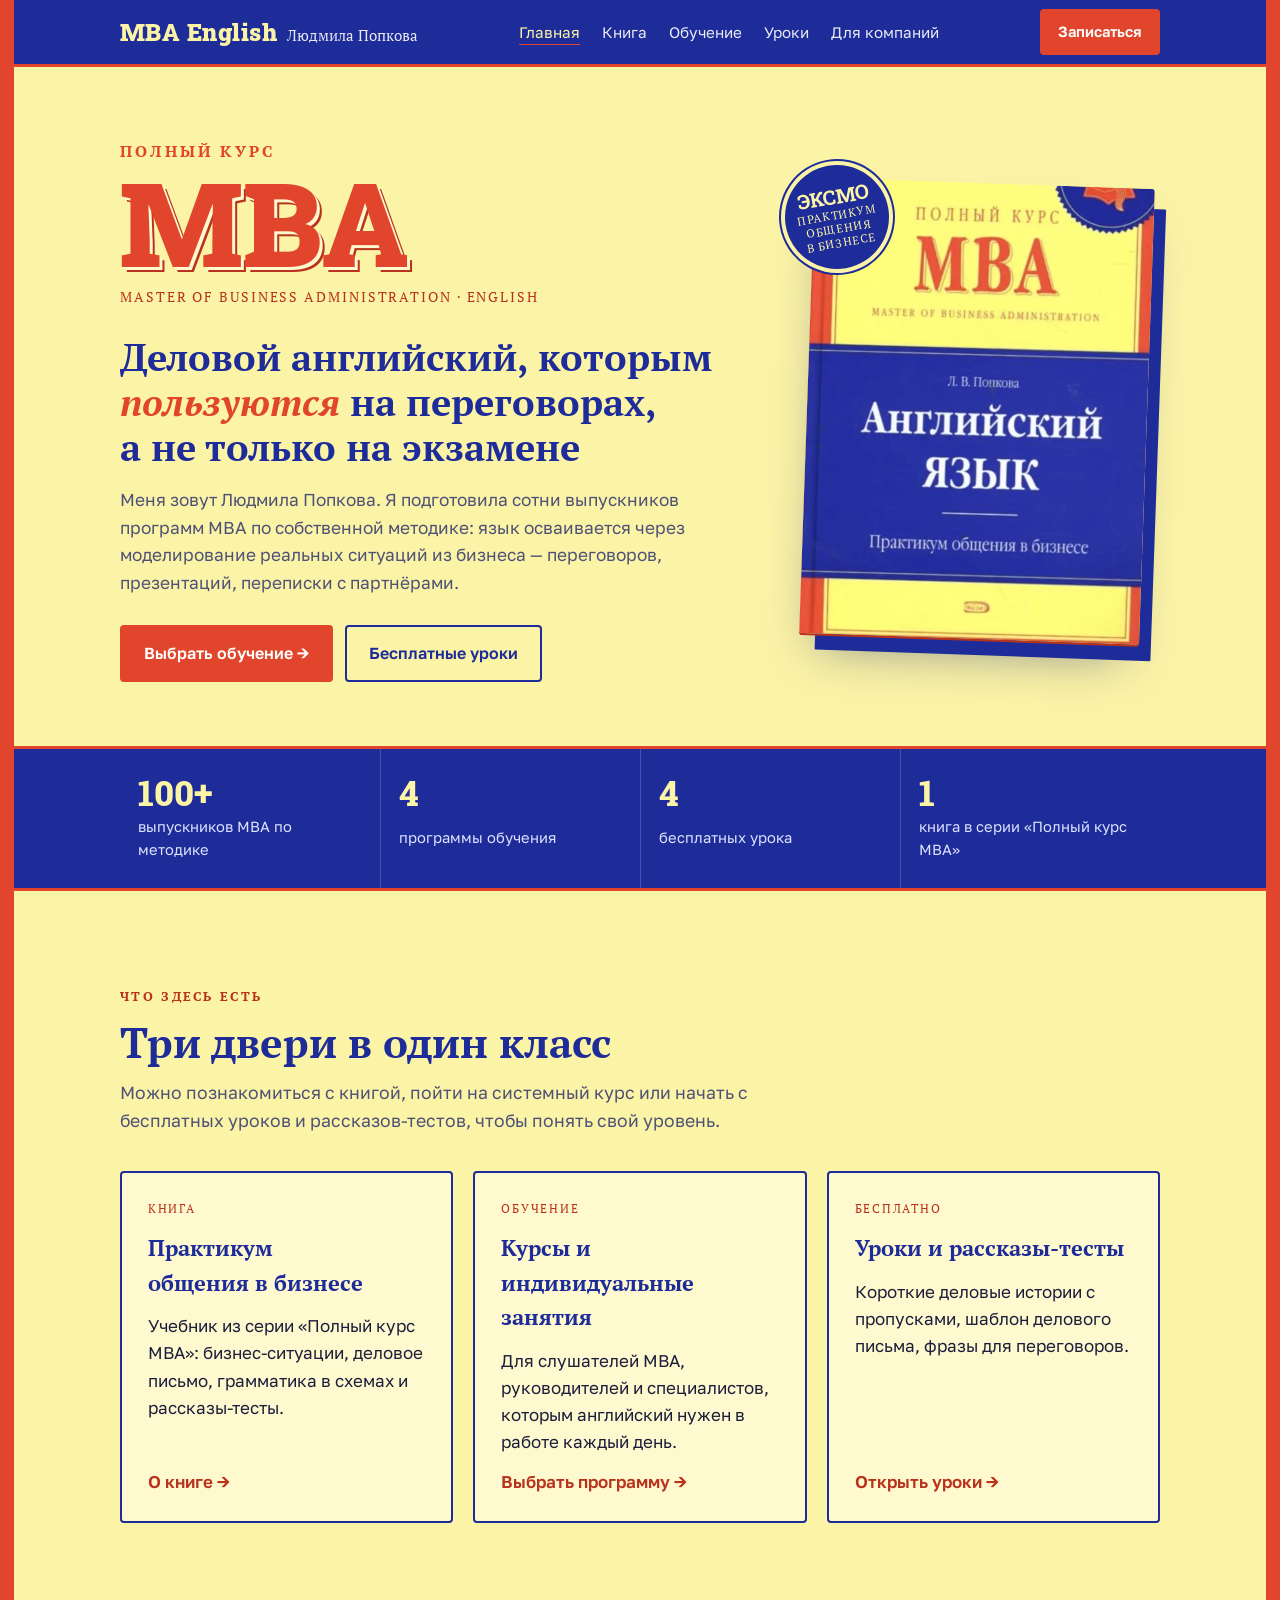
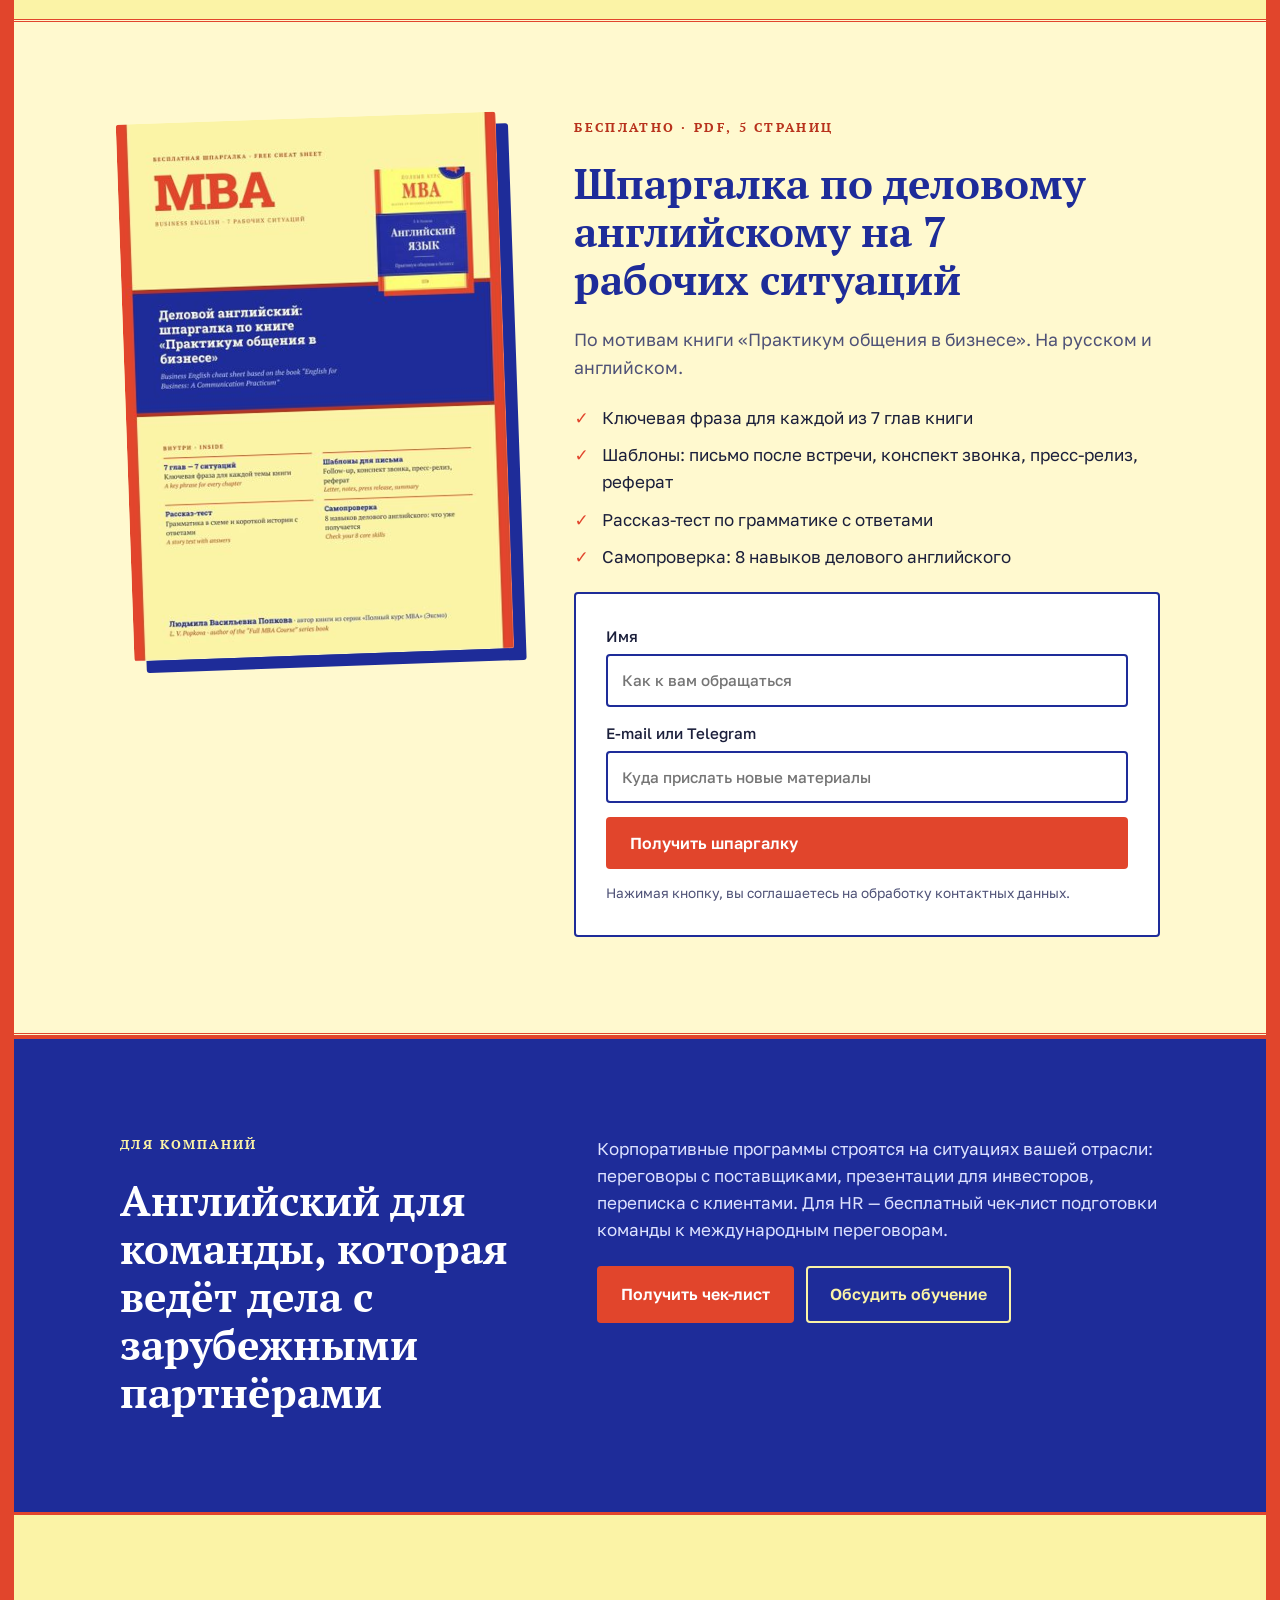
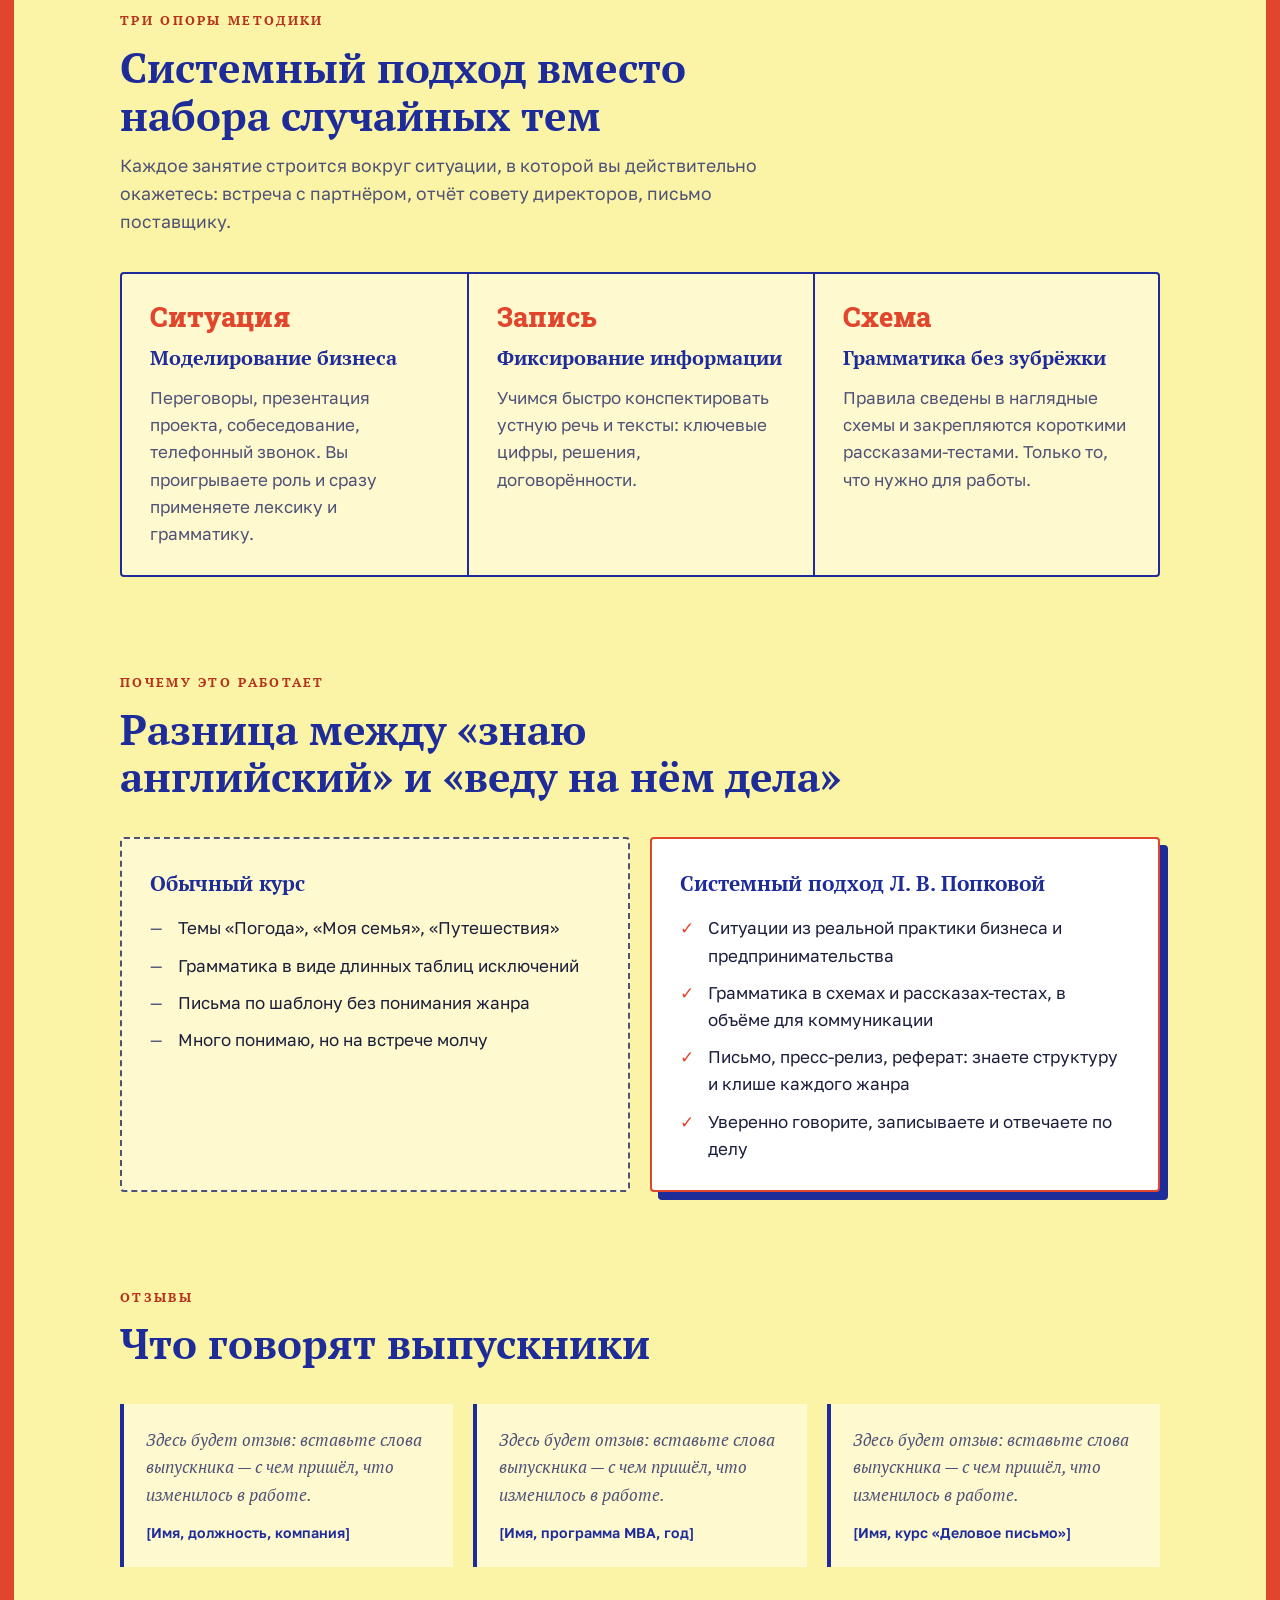
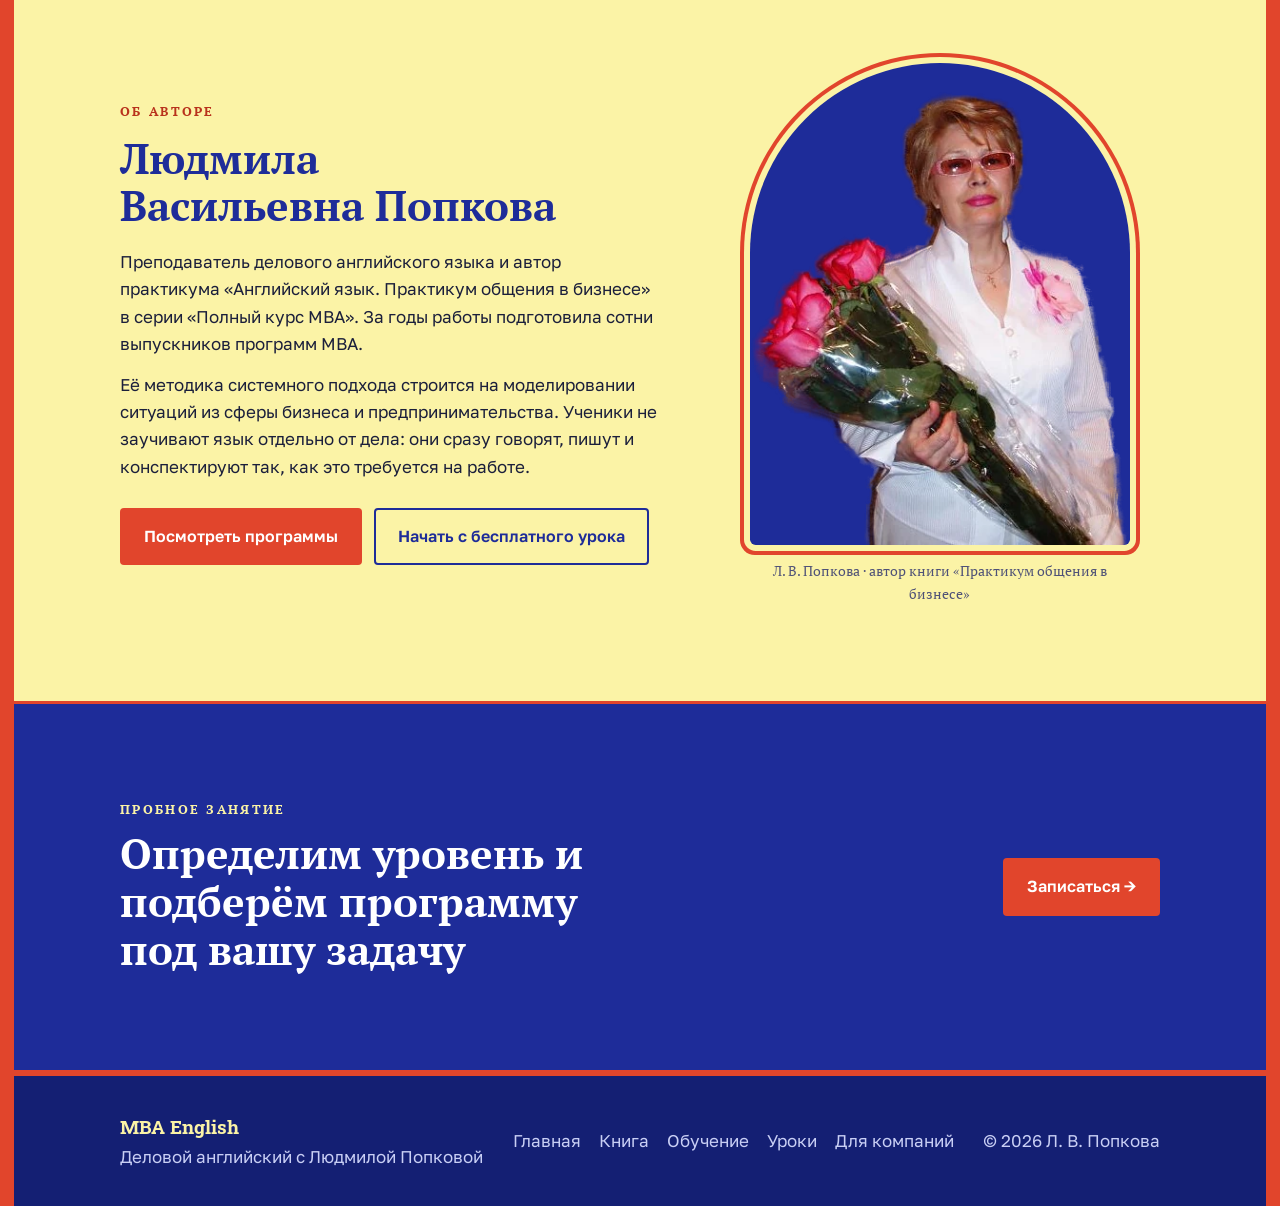
<file: index.html>
<!doctype html>
<html lang="ru">
<head>
<meta charset="utf-8">
<meta name="viewport" content="width=device-width, initial-scale=1, viewport-fit=cover">
<title>MBA English — деловой английский с Людмилой Попковой</title>
<meta name="description" content="Деловой английский для MBA и бизнеса по методике системного подхода: моделирование бизнес-ситуаций, деловое письмо, грамматика в схемах. Автор — Л. В. Попкова.">
<meta name="theme-color" content="#1E2C99">
<meta property="og:type" content="website">
<meta property="og:locale" content="ru_RU">
<meta property="og:site_name" content="MBA English · Людмила Попкова">
<meta property="og:title" content="MBA English — деловой английский с Людмилой Попковой">
<meta property="og:description" content="Деловой английский для MBA и бизнеса по методике системного подхода: моделирование бизнес-ситуаций, деловое письмо, грамматика в схемах. Автор — Л. В. Попкова.">
<meta property="og:image" content="https://aperevedencev-glitch.github.io/business_english/img/og-image.jpg">
<meta name="twitter:card" content="summary_large_image">
<link rel="icon" href="img/favicon.svg" type="image/svg+xml">
<link rel="apple-touch-icon" href="img/apple-touch-icon.png">
<link rel="preconnect" href="https://fonts.googleapis.com">
<link rel="preconnect" href="https://fonts.gstatic.com" crossorigin>
<link rel="stylesheet" href="https://fonts.googleapis.com/css2?family=Roboto+Slab:wght@500;800;900&family=PT+Serif:ital,wght@0,400;0,700;1,400&family=Golos+Text:wght@400;500;600&display=swap">
<link rel="stylesheet" href="css/style.css">
</head>
<body>
<a class="skip" href="#main">Перейти к содержанию</a>
<header class="top">
  <div class="wrap nav">
    <a class="logo" href="index.html"><b>MBA English</b><span>Людмила Попкова</span></a>
    <button class="burger" type="button" aria-expanded="false" aria-controls="menu">Меню</button>
    <nav class="menu" id="menu" aria-label="Разделы сайта">
      <a href="index.html" aria-current="page">Главная</a>
      <a href="kniga.html">Книга</a>
      <a href="obuchenie.html">Обучение</a>
      <a href="uroki.html">Уроки</a>
      <a href="kompanii.html">Для компаний</a>
    </nav>
    <a class="btn btn-red btn-cta" href="obuchenie.html#apply">Записаться</a>
  </div>
</header>
<main id="main">
<section class="hero">
  <div class="wrap hero-grid">
    <div>
      <div class="kicker">Полный курс</div>
      <div class="mba" aria-hidden="true">MBA</div>
      <div class="mba-sub">Master of Business Administration · English</div>
      <h1>Деловой английский, которым <em>пользуются</em> на переговорах, а не только на экзамене</h1>
      <p class="intro">Меня зовут Людмила Попкова. Я подготовила сотни выпускников программ MBA по собственной методике: язык осваивается через моделирование реальных ситуаций из бизнеса — переговоров, презентаций, переписки с партнёрами.</p>
      <div class="actions">
        <a class="btn btn-red" href="obuchenie.html">Выбрать обучение →</a>
        <a class="btn btn-line" href="uroki.html">Бесплатные уроки</a>
      </div>
    </div>
    <div class="cover">
      <img src="img/cover.jpg" width="480" height="644" alt="Обложка книги Л. В. Попковой «Английский язык. Практикум общения в бизнесе», серия «Полный курс MBA», издательство «Эксмо»">
      <div class="seal"><span><b>Эксмо</b>Практикум<br>общения<br>в бизнесе</span></div>
    </div>
  </div>
  <div class="stats">
    <div class="wrap">
      <div class="stat"><b>100+</b><span>выпускников MBA по методике</span></div>
      <div class="stat"><b>4</b><span>программы обучения</span></div>
      <div class="stat"><b>4</b><span>бесплатных урока</span></div>
      <div class="stat"><b>1</b><span>книга в серии «Полный курс MBA»</span></div>
    </div>
  </div>
</section>

<section>
  <div class="wrap">
    <div class="sec-head">
      <div class="eyebrow">Что здесь есть</div>
      <h2>Три двери в один класс</h2>
      <p class="lead">Можно познакомиться с книгой, пойти на системный курс или начать с бесплатных уроков и рассказов-тестов, чтобы понять свой уровень.</p>
    </div>
    <div class="doors">
      <a class="door" href="kniga.html"><span class="tag">Книга</span><h3>Практикум общения в бизнесе</h3><p>Учебник из серии «Полный курс MBA»: бизнес-ситуации, деловое письмо, грамматика в схемах и рассказы-тесты.</p><span class="go">О книге →</span></a>
      <a class="door" href="obuchenie.html"><span class="tag">Обучение</span><h3>Курсы и индивидуальные занятия</h3><p>Для слушателей MBA, руководителей и специалистов, которым английский нужен в работе каждый день.</p><span class="go">Выбрать программу →</span></a>
      <a class="door" href="uroki.html"><span class="tag">Бесплатно</span><h3>Уроки и рассказы-тесты</h3><p>Короткие деловые истории с пропусками, шаблон делового письма, фразы для переговоров.</p><span class="go">Открыть уроки →</span></a>
    </div>
  </div>
</section>

<section class="lm-light" id="shpargalka">
  <div class="wrap lm">
    <img class="lm-cover" src="img/shpargalka-cover.jpg" width="420" height="594" alt="Первая страница PDF-шпаргалки «Деловой английский: шпаргалка по книге»">
    <div class="stack">
      <div class="eyebrow">Бесплатно · PDF, 5 страниц</div>
      <h2>Шпаргалка по деловому английскому на 7 рабочих ситуаций</h2>
      <p class="lead">По мотивам книги «Практикум общения в бизнесе». На русском и английском.</p>
      <ul class="ticks">
        <li>Ключевая фраза для каждой из 7 глав книги</li>
        <li>Шаблоны: письмо после встречи, конспект звонка, пресс-релиз, реферат</li>
        <li>Рассказ-тест по грамматике с ответами</li>
        <li>Самопроверка: 8 навыков делового английского</li>
      </ul>
      <form class="lead-form" id="lm-index" data-endpoint="" data-reward="lm-index-dl" novalidate>
        <input type="hidden" name="source" value="Шпаргалка PDF">
        <label for="lm-index-name">Имя<input id="lm-index-name" name="name" required autocomplete="name" placeholder="Как к вам обращаться"></label>
        <label for="lm-index-contact">E-mail или Telegram<input id="lm-index-contact" name="contact" required placeholder="Куда прислать новые материалы"></label>
        <button class="btn btn-red" type="submit">Получить шпаргалку</button>
        <p class="note">Нажимая кнопку, вы соглашаетесь на обработку контактных данных.</p>
        <p class="form-msg" hidden aria-live="polite"></p>
        <div id="lm-index-dl" class="lm-dl" hidden><a class="btn btn-red" href="files/popkova-shpargalka.pdf" download>Скачать PDF · 5 страниц</a></div>
      </form>
    </div>
  </div>
</section>
<section class="band">
  <div class="wrap split">
    <div class="stack">
      <div class="eyebrow">Для компаний</div>
      <h2>Английский для команды, которая ведёт дела с зарубежными партнёрами</h2>
    </div>
    <div class="stack">
      <p>Корпоративные программы строятся на ситуациях вашей отрасли: переговоры с поставщиками, презентации для инвесторов, переписка с клиентами. Для HR — бесплатный чек-лист подготовки команды к международным переговорам.</p>
      <div class="actions" style="margin-top:0"><a class="btn btn-red" href="kompanii.html">Получить чек-лист</a><a class="btn btn-line" href="kompanii.html#request">Обсудить обучение</a></div>
    </div>
  </div>
</section>

<section>
  <div class="wrap">
    <div class="sec-head">
      <div class="eyebrow">Три опоры методики</div>
      <h2>Системный подход вместо набора случайных тем</h2>
      <p class="lead">Каждое занятие строится вокруг ситуации, в которой вы действительно окажетесь: встреча с партнёром, отчёт совету директоров, письмо поставщику.</p>
    </div>
    <div class="pillars">
      <div class="pillar"><div class="big">Ситуация</div><h3>Моделирование бизнеса</h3><p>Переговоры, презентация проекта, собеседование, телефонный звонок. Вы проигрываете роль и сразу применяете лексику и грамматику.</p></div>
      <div class="pillar"><div class="big">Запись</div><h3>Фиксирование информации</h3><p>Учимся быстро конспектировать устную речь и тексты: ключевые цифры, решения, договорённости.</p></div>
      <div class="pillar"><div class="big">Схема</div><h3>Грамматика без зубрёжки</h3><p>Правила сведены в наглядные схемы и закрепляются короткими рассказами-тестами. Только то, что нужно для работы.</p></div>
    </div>
  </div>
</section>

<section class="tight">
  <div class="wrap">
    <div class="sec-head">
      <div class="eyebrow">Почему это работает</div>
      <h2>Разница между «знаю английский» и «веду на нём дела»</h2>
    </div>
    <div class="compare">
      <div class="col plain">
        <h3>Обычный курс</h3>
        <ul class="ticks dashes">
          <li>Темы «Погода», «Моя семья», «Путешествия»</li>
          <li>Грамматика в виде длинных таблиц исключений</li>
          <li>Письма по шаблону без понимания жанра</li>
          <li>Много понимаю, но на встрече молчу</li>
        </ul>
      </div>
      <div class="col sys">
        <h3>Системный подход Л. В. Попковой</h3>
        <ul class="ticks">
          <li>Ситуации из реальной практики бизнеса и предпринимательства</li>
          <li>Грамматика в схемах и рассказах-тестах, в объёме для коммуникации</li>
          <li>Письмо, пресс-релиз, реферат: знаете структуру и клише каждого жанра</li>
          <li>Уверенно говорите, записываете и отвечаете по делу</li>
        </ul>
      </div>
    </div>
  </div>
</section>

<section class="tight">
  <div class="wrap">
    <div class="sec-head">
      <div class="eyebrow">Отзывы</div>
      <h2>Что говорят выпускники</h2>
    </div>
    <div class="reviews">
      <div class="review"><p>Здесь будет отзыв: вставьте слова выпускника — с чем пришёл, что изменилось в работе.</p><small>[Имя, должность, компания]</small></div>
      <div class="review"><p>Здесь будет отзыв: вставьте слова выпускника — с чем пришёл, что изменилось в работе.</p><small>[Имя, программа MBA, год]</small></div>
      <div class="review"><p>Здесь будет отзыв: вставьте слова выпускника — с чем пришёл, что изменилось в работе.</p><small>[Имя, курс «Деловое письмо»]</small></div>
    </div>
  </div>
</section>

<section class="tight" id="about">
  <div class="wrap about">
    <div>
      <div class="eyebrow">Об авторе</div>
      <h2 style="margin-top:12px">Людмила Васильевна Попкова</h2>
      <p style="margin-top:18px">Преподаватель делового английского языка и автор практикума «Английский язык. Практикум общения в бизнесе» в серии «Полный курс MBA». За годы работы подготовила сотни выпускников программ MBA.</p>
      <p>Её методика системного подхода строится на моделировании ситуаций из сферы бизнеса и предпринимательства. Ученики не заучивают язык отдельно от дела: они сразу говорят, пишут и конспектируют так, как это требуется на работе.</p>
      <div class="actions">
        <a class="btn btn-red" href="obuchenie.html">Посмотреть программы</a>
        <a class="btn btn-line" href="uroki.html">Начать с бесплатного урока</a>
      </div>
    </div>
    <figure class="portrait">
      <picture>
        <source srcset="img/popkova.webp" type="image/webp">
        <img src="img/popkova.png" width="399" height="477" alt="Людмила Васильевна Попкова с букетом роз">
      </picture>
      <figcaption>Л. В. Попкова · автор книги «Практикум общения в бизнесе»</figcaption>
    </figure>
  </div>
</section>
<section class="band">
  <div class="wrap cta">
    <div class="stack" style="gap:10px">
      <div class="eyebrow">Пробное занятие</div>
      <h2>Определим уровень и подберём программу под вашу задачу</h2>
    </div>
    <a class="btn btn-red" href="obuchenie.html#apply">Записаться →</a>
  </div>
</section>
</main>
<footer class="site">
  <div class="wrap">
    <div><b>MBA English</b><br><span>Деловой английский с Людмилой Попковой</span></div>
    <nav aria-label="Нижнее меню"><a href="index.html">Главная</a><a href="kniga.html">Книга</a><a href="obuchenie.html">Обучение</a><a href="uroki.html">Уроки</a><a href="kompanii.html">Для компаний</a></nav>
    <span>© 2026 Л. В. Попкова</span>
  </div>
</footer>
<script src="js/main.js"></script>
</body>
</html>
</file>
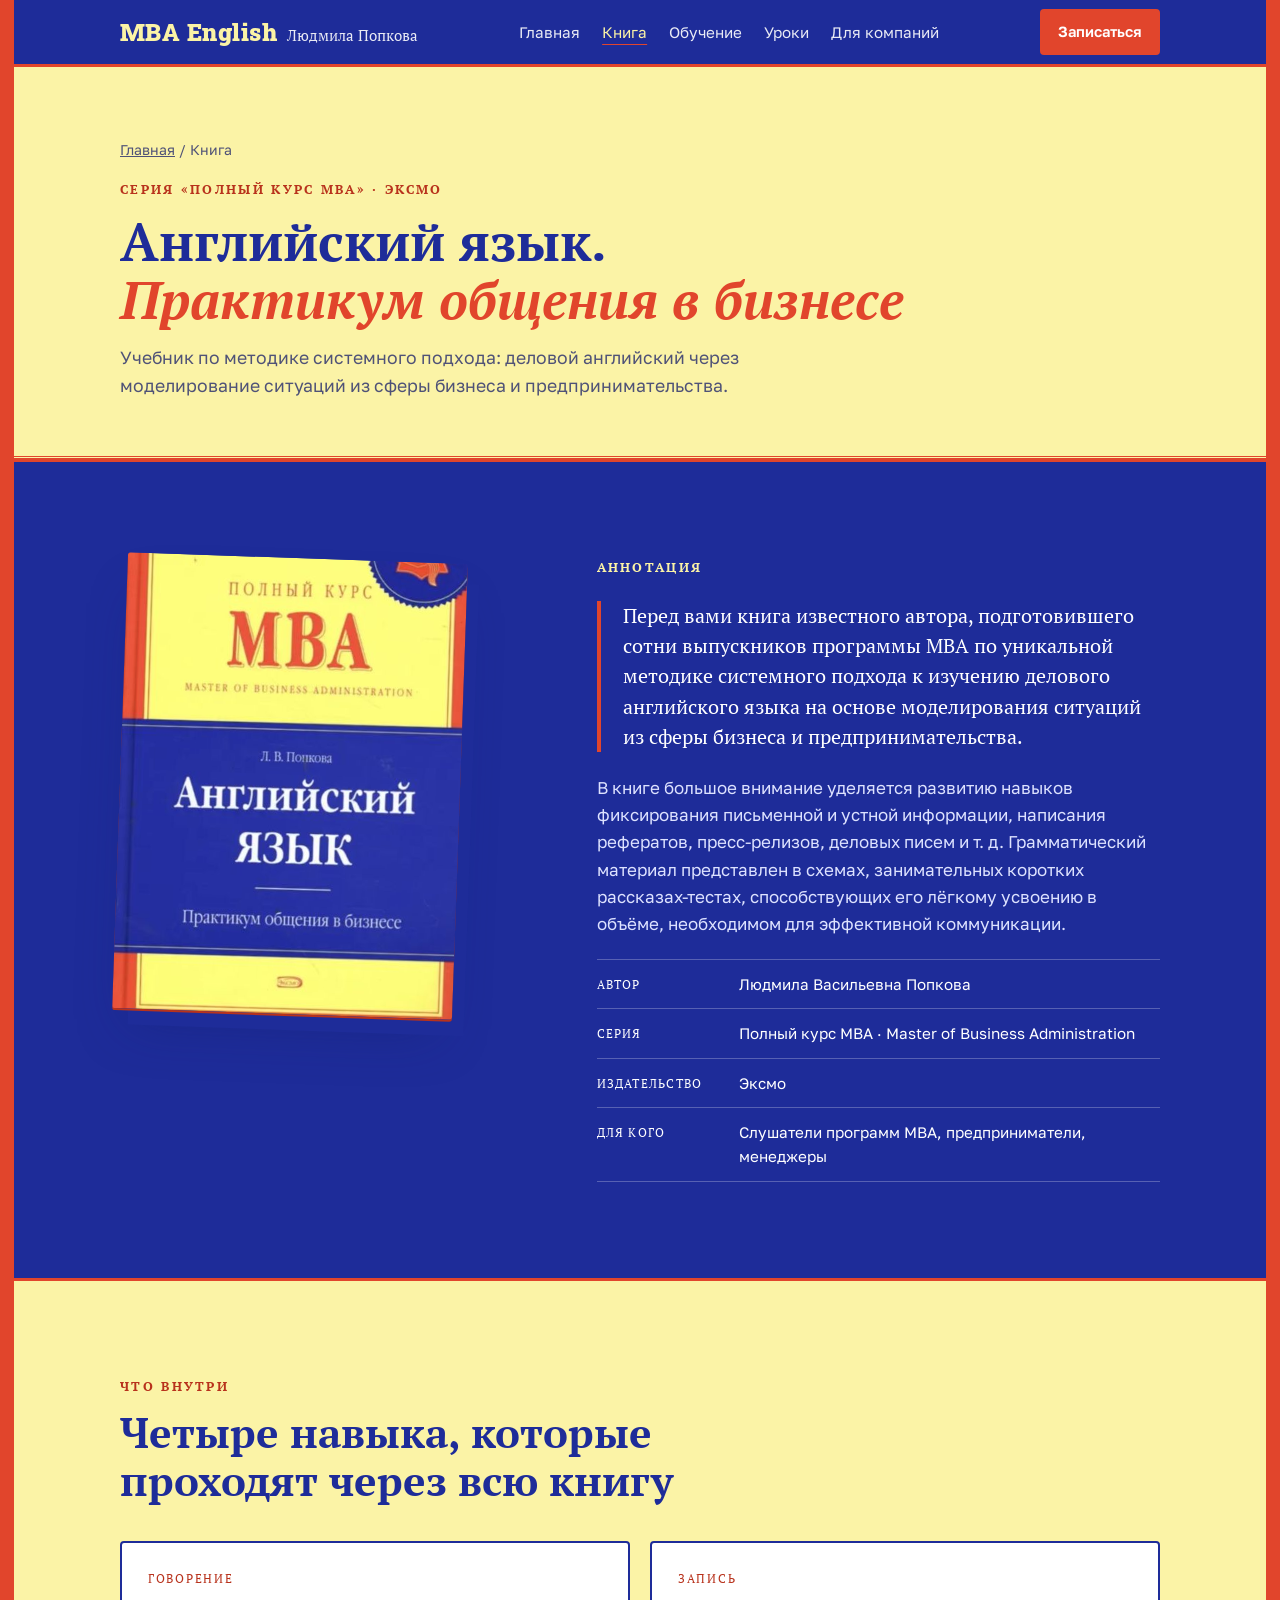
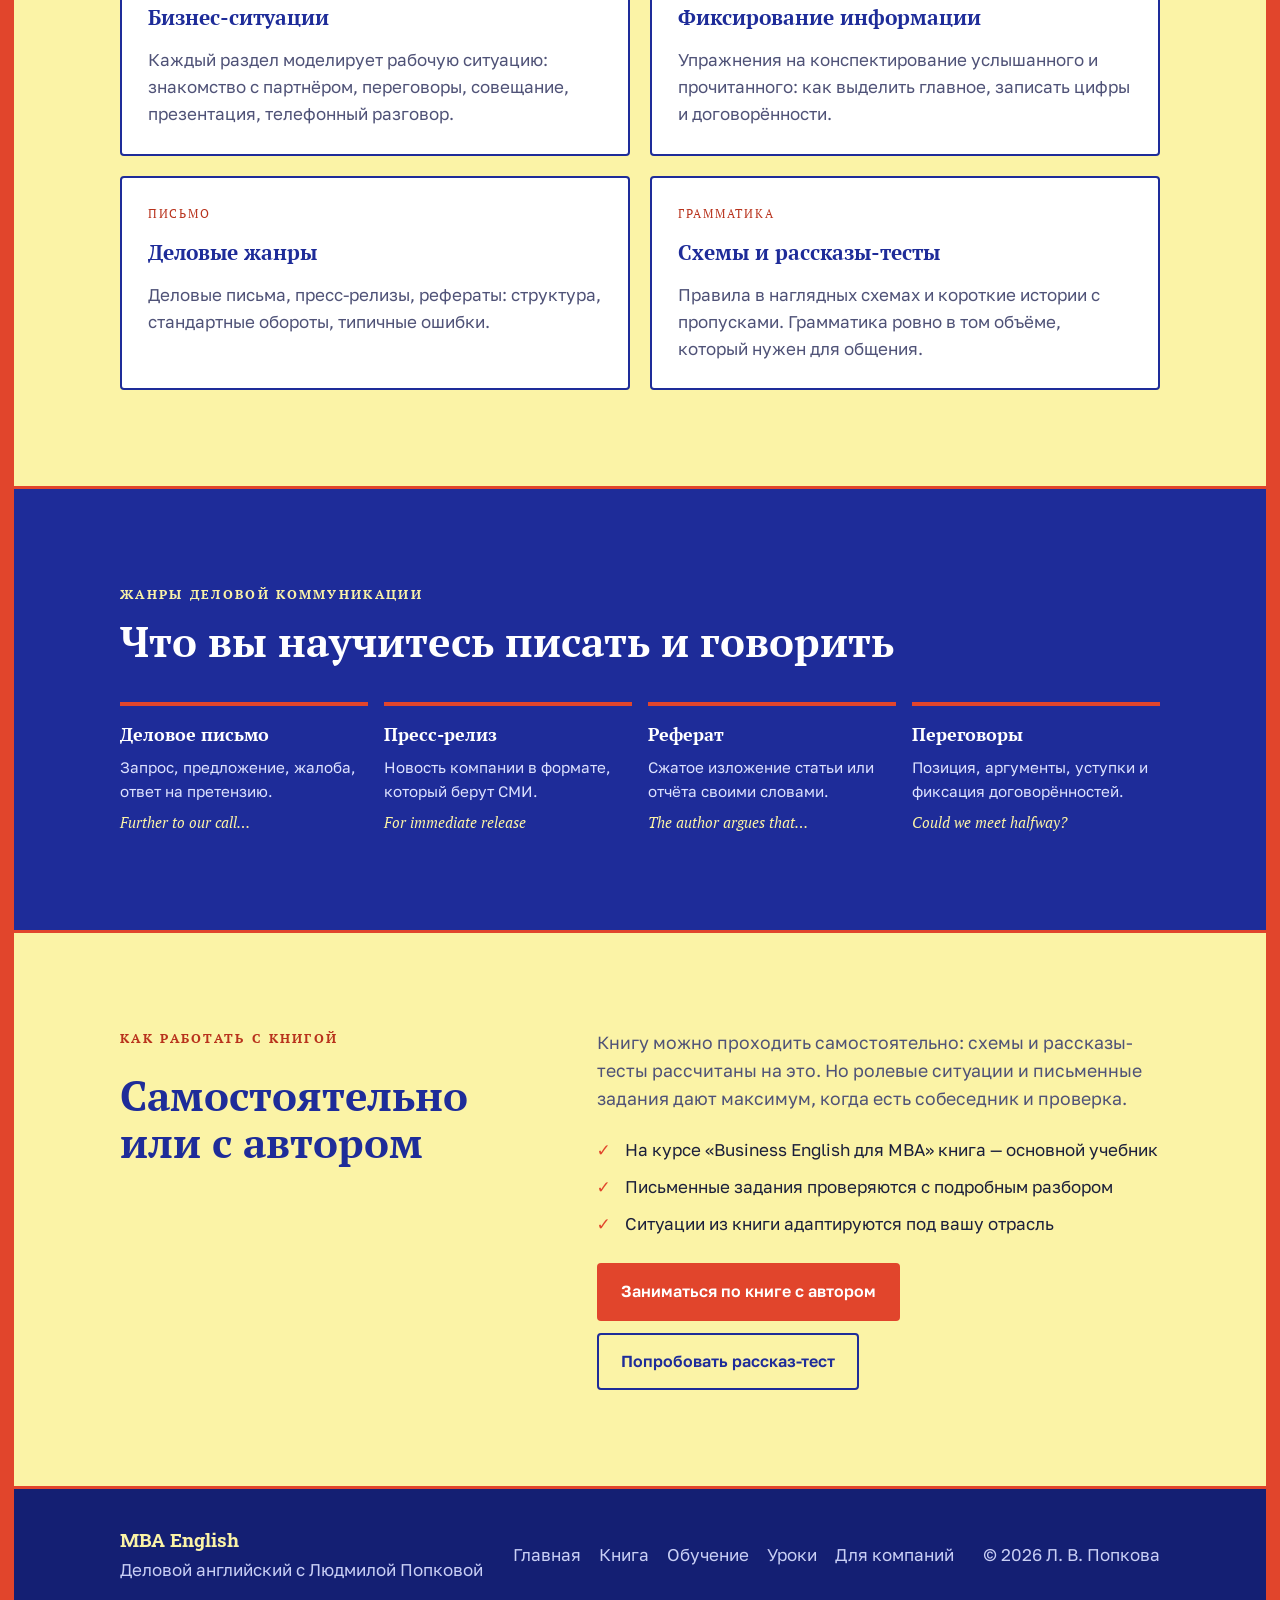
<file: kniga.html>
<!doctype html>
<html lang="ru">
<head>
<meta charset="utf-8">
<meta name="viewport" content="width=device-width, initial-scale=1, viewport-fit=cover">
<title>Книга «Английский язык. Практикум общения в бизнесе»</title>
<meta name="description" content="Практикум Л. В. Попковой из серии «Полный курс MBA»: бизнес-ситуации, деловое письмо, пресс-релизы, рефераты, грамматика в схемах и рассказах-тестах.">
<meta name="theme-color" content="#1E2C99">
<meta property="og:type" content="website">
<meta property="og:locale" content="ru_RU">
<meta property="og:site_name" content="MBA English · Людмила Попкова">
<meta property="og:title" content="Книга «Английский язык. Практикум общения в бизнесе»">
<meta property="og:description" content="Практикум Л. В. Попковой из серии «Полный курс MBA»: бизнес-ситуации, деловое письмо, пресс-релизы, рефераты, грамматика в схемах и рассказах-тестах.">
<meta property="og:image" content="https://aperevedencev-glitch.github.io/business_english/img/og-image.jpg">
<meta name="twitter:card" content="summary_large_image">
<link rel="icon" href="img/favicon.svg" type="image/svg+xml">
<link rel="apple-touch-icon" href="img/apple-touch-icon.png">
<link rel="preconnect" href="https://fonts.googleapis.com">
<link rel="preconnect" href="https://fonts.gstatic.com" crossorigin>
<link rel="stylesheet" href="https://fonts.googleapis.com/css2?family=Roboto+Slab:wght@500;800;900&family=PT+Serif:ital,wght@0,400;0,700;1,400&family=Golos+Text:wght@400;500;600&display=swap">
<link rel="stylesheet" href="css/style.css">
</head>
<body>
<a class="skip" href="#main">Перейти к содержанию</a>
<header class="top">
  <div class="wrap nav">
    <a class="logo" href="index.html"><b>MBA English</b><span>Людмила Попкова</span></a>
    <button class="burger" type="button" aria-expanded="false" aria-controls="menu">Меню</button>
    <nav class="menu" id="menu" aria-label="Разделы сайта">
      <a href="index.html">Главная</a>
      <a href="kniga.html" aria-current="page">Книга</a>
      <a href="obuchenie.html">Обучение</a>
      <a href="uroki.html">Уроки</a>
      <a href="kompanii.html">Для компаний</a>
    </nav>
    <a class="btn btn-red btn-cta" href="obuchenie.html#apply">Записаться</a>
  </div>
</header>
<main id="main">
<section class="page-hero">
  <div class="wrap">
    <div class="crumbs"><a href="index.html">Главная</a> / Книга</div>
    <div class="eyebrow" style="margin-top:18px">Серия «Полный курс MBA» · Эксмо</div>
    <h1>Английский язык. <em>Практикум общения в бизнесе</em></h1>
    <p class="lead">Учебник по методике системного подхода: деловой английский через моделирование ситуаций из сферы бизнеса и предпринимательства.</p>
  </div>
</section>

<section class="band">
  <div class="wrap split">
    <div class="cover" style="justify-self:start">
      <img src="img/cover.jpg" width="480" height="644" alt="Обложка книги «Английский язык. Практикум общения в бизнесе»">
    </div>
    <div class="stack">
      <div class="eyebrow">Аннотация</div>
      <blockquote class="annot">Перед вами книга известного автора, подготовившего сотни выпускников программы МВА по уникальной методике системного подхода к изучению делового английского языка на основе моделирования ситуаций из сферы бизнеса и предпринимательства.</blockquote>
      <p>В книге большое внимание уделяется развитию навыков фиксирования письменной и устной информации, написания рефератов, пресс-релизов, деловых писем и т.&nbsp;д. Грамматический материал представлен в схемах, занимательных коротких рассказах-тестах, способствующих его лёгкому усвоению в объёме, необходимом для эффективной коммуникации.</p>
      <div class="meta">
        <div><span class="k">Автор</span><span>Людмила Васильевна Попкова</span></div>
        <div><span class="k">Серия</span><span>Полный курс MBA · Master of Business Administration</span></div>
        <div><span class="k">Издательство</span><span>Эксмо</span></div>
        <div><span class="k">Для кого</span><span>Слушатели программ MBA, предприниматели, менеджеры</span></div>
      </div>
    </div>
  </div>
</section>

<section>
  <div class="wrap">
    <div class="sec-head">
      <div class="eyebrow">Что внутри</div>
      <h2>Четыре навыка, которые проходят через всю книгу</h2>
    </div>
    <div class="lessons">
      <div class="lesson"><span class="tag">Говорение</span><h3>Бизнес-ситуации</h3><p>Каждый раздел моделирует рабочую ситуацию: знакомство с партнёром, переговоры, совещание, презентация, телефонный разговор.</p></div>
      <div class="lesson"><span class="tag">Запись</span><h3>Фиксирование информации</h3><p>Упражнения на конспектирование услышанного и прочитанного: как выделить главное, записать цифры и договорённости.</p></div>
      <div class="lesson"><span class="tag">Письмо</span><h3>Деловые жанры</h3><p>Деловые письма, пресс-релизы, рефераты: структура, стандартные обороты, типичные ошибки.</p></div>
      <div class="lesson"><span class="tag">Грамматика</span><h3>Схемы и рассказы-тесты</h3><p>Правила в наглядных схемах и короткие истории с пропусками. Грамматика ровно в том объёме, который нужен для общения.</p></div>
    </div>
  </div>
</section>

<section class="band">
  <div class="wrap">
    <div class="sec-head">
      <div class="eyebrow">Жанры деловой коммуникации</div>
      <h2>Что вы научитесь писать и говорить</h2>
    </div>
    <div class="genres">
      <div class="genre"><h3>Деловое письмо</h3><p>Запрос, предложение, жалоба, ответ на претензию.</p><code>Further to our call…</code></div>
      <div class="genre"><h3>Пресс-релиз</h3><p>Новость компании в формате, который берут СМИ.</p><code>For immediate release</code></div>
      <div class="genre"><h3>Реферат</h3><p>Сжатое изложение статьи или отчёта своими словами.</p><code>The author argues that…</code></div>
      <div class="genre"><h3>Переговоры</h3><p>Позиция, аргументы, уступки и фиксация договорённостей.</p><code>Could we meet halfway?</code></div>
    </div>
  </div>
</section>

<section>
  <div class="wrap split">
    <div class="stack">
      <div class="eyebrow">Как работать с книгой</div>
      <h2>Самостоятельно или с автором</h2>
    </div>
    <div class="stack">
      <p class="lead">Книгу можно проходить самостоятельно: схемы и рассказы-тесты рассчитаны на это. Но ролевые ситуации и письменные задания дают максимум, когда есть собеседник и проверка.</p>
      <ul class="ticks">
        <li>На курсе «Business English для MBA» книга — основной учебник</li>
        <li>Письменные задания проверяются с подробным разбором</li>
        <li>Ситуации из книги адаптируются под вашу отрасль</li>
      </ul>
      <div class="actions" style="margin-top:4px"><a class="btn btn-red" href="obuchenie.html">Заниматься по книге с автором</a><a class="btn btn-line" href="uroki.html">Попробовать рассказ-тест</a></div>
    </div>
  </div>
</section>
</main>
<footer class="site">
  <div class="wrap">
    <div><b>MBA English</b><br><span>Деловой английский с Людмилой Попковой</span></div>
    <nav aria-label="Нижнее меню"><a href="index.html">Главная</a><a href="kniga.html">Книга</a><a href="obuchenie.html">Обучение</a><a href="uroki.html">Уроки</a><a href="kompanii.html">Для компаний</a></nav>
    <span>© 2026 Л. В. Попкова</span>
  </div>
</footer>
<script src="js/main.js"></script>
</body>
</html>
</file>
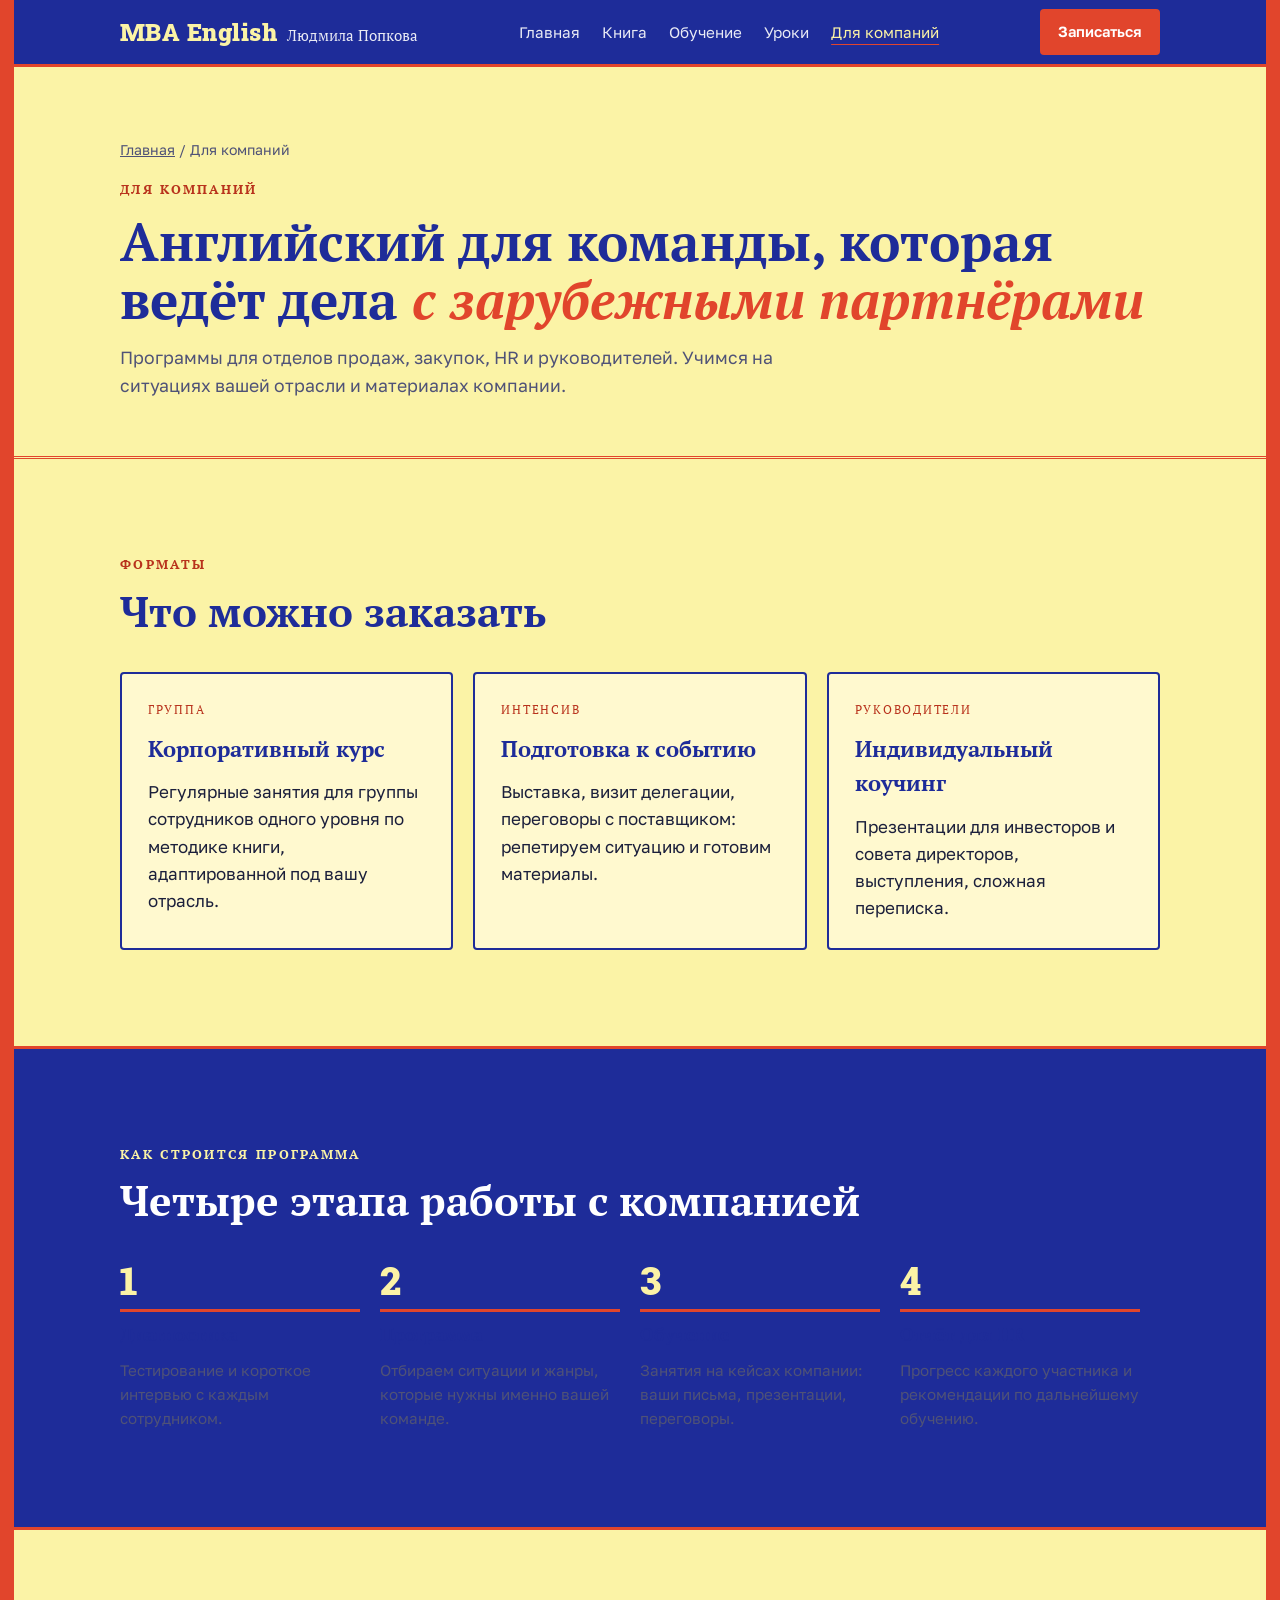
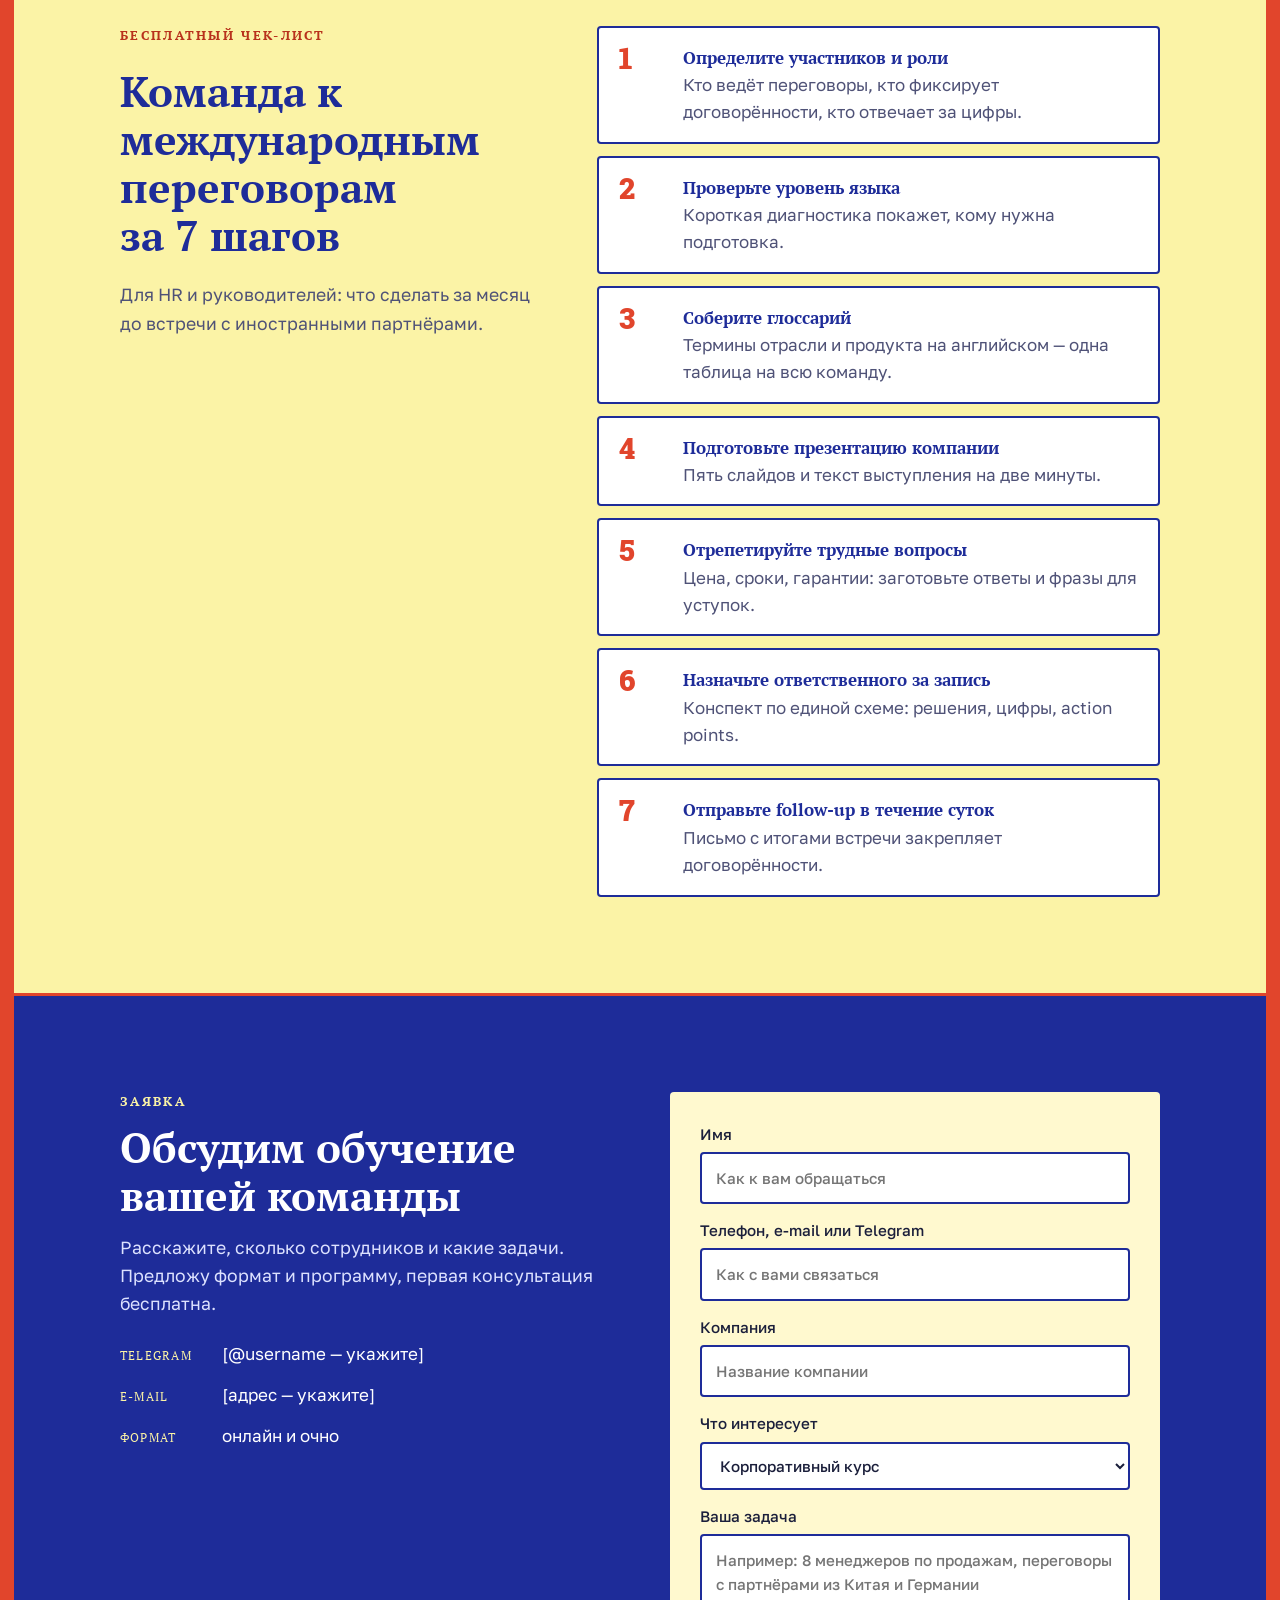
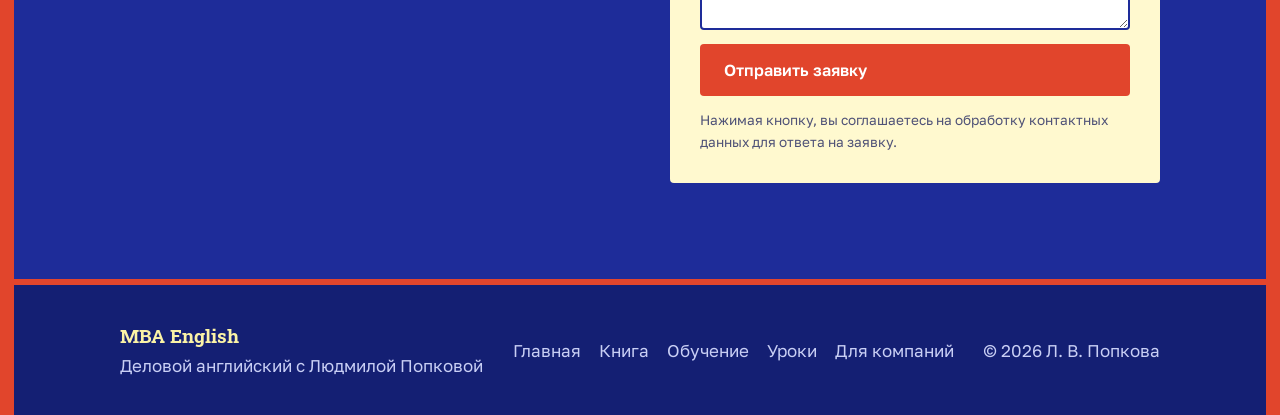
<file: kompanii.html>
<!doctype html>
<html lang="ru">
<head>
<meta charset="utf-8">
<meta name="viewport" content="width=device-width, initial-scale=1, viewport-fit=cover">
<title>Корпоративный деловой английский — MBA English</title>
<meta name="description" content="Обучение команд деловому английскому на ситуациях вашей отрасли. Бесплатный чек-лист для HR: подготовка команды к международным переговорам.">
<meta name="theme-color" content="#1E2C99">
<meta property="og:type" content="website">
<meta property="og:locale" content="ru_RU">
<meta property="og:site_name" content="MBA English · Людмила Попкова">
<meta property="og:title" content="Корпоративный деловой английский — MBA English">
<meta property="og:description" content="Обучение команд деловому английскому на ситуациях вашей отрасли. Бесплатный чек-лист для HR: подготовка команды к международным переговорам.">
<meta property="og:image" content="https://aperevedencev-glitch.github.io/business_english/img/og-image.jpg">
<meta name="twitter:card" content="summary_large_image">
<link rel="icon" href="img/favicon.svg" type="image/svg+xml">
<link rel="apple-touch-icon" href="img/apple-touch-icon.png">
<link rel="preconnect" href="https://fonts.googleapis.com">
<link rel="preconnect" href="https://fonts.gstatic.com" crossorigin>
<link rel="stylesheet" href="https://fonts.googleapis.com/css2?family=Roboto+Slab:wght@500;800;900&family=PT+Serif:ital,wght@0,400;0,700;1,400&family=Golos+Text:wght@400;500;600&display=swap">
<link rel="stylesheet" href="css/style.css">
</head>
<body>
<a class="skip" href="#main">Перейти к содержанию</a>
<header class="top">
  <div class="wrap nav">
    <a class="logo" href="index.html"><b>MBA English</b><span>Людмила Попкова</span></a>
    <button class="burger" type="button" aria-expanded="false" aria-controls="menu">Меню</button>
    <nav class="menu" id="menu" aria-label="Разделы сайта">
      <a href="index.html">Главная</a>
      <a href="kniga.html">Книга</a>
      <a href="obuchenie.html">Обучение</a>
      <a href="uroki.html">Уроки</a>
      <a href="kompanii.html" aria-current="page">Для компаний</a>
    </nav>
    <a class="btn btn-red btn-cta" href="obuchenie.html#apply">Записаться</a>
  </div>
</header>
<main id="main">
<section class="page-hero">
  <div class="wrap">
    <div class="crumbs"><a href="index.html">Главная</a> / Для компаний</div>
    <div class="eyebrow" style="margin-top:18px">Для компаний</div>
    <h1>Английский для команды, которая ведёт дела <em>с зарубежными партнёрами</em></h1>
    <p class="lead">Программы для отделов продаж, закупок, HR и руководителей. Учимся на ситуациях вашей отрасли и материалах компании.</p>
  </div>
</section>

<section>
  <div class="wrap">
    <div class="sec-head">
      <div class="eyebrow">Форматы</div>
      <h2>Что можно заказать</h2>
    </div>
    <div class="doors">
      <div class="door"><span class="tag">Группа</span><h3>Корпоративный курс</h3><p>Регулярные занятия для группы сотрудников одного уровня по методике книги, адаптированной под вашу отрасль.</p></div>
      <div class="door"><span class="tag">Интенсив</span><h3>Подготовка к событию</h3><p>Выставка, визит делегации, переговоры с поставщиком: репетируем ситуацию и готовим материалы.</p></div>
      <div class="door"><span class="tag">Руководители</span><h3>Индивидуальный коучинг</h3><p>Презентации для инвесторов и совета директоров, выступления, сложная переписка.</p></div>
    </div>
  </div>
</section>

<section class="band">
  <div class="wrap">
    <div class="sec-head">
      <div class="eyebrow">Как строится программа</div>
      <h2>Четыре этапа работы с компанией</h2>
    </div>
    <ol class="steps">
      <li><h3>Диагностика</h3><p>Тестирование и короткое интервью с каждым сотрудником.</p></li>
      <li><h3>Программа</h3><p>Отбираем ситуации и жанры, которые нужны именно вашей команде.</p></li>
      <li><h3>Обучение</h3><p>Занятия на кейсах компании: ваши письма, презентации, переговоры.</p></li>
      <li><h3>Отчёт для HR</h3><p>Прогресс каждого участника и рекомендации по дальнейшему обучению.</p></li>
    </ol>
  </div>
</section>

<section id="checklist">
  <div class="wrap split">
    <div class="stack">
      <div class="eyebrow">Бесплатный чек-лист</div>
      <h2>Команда к международным переговорам за 7 шагов</h2>
      <p class="lead">Для HR и руководителей: что сделать за месяц до встречи с иностранными партнёрами.</p>
    </div>
    <ol class="checklist">
      <li><div><b>Определите участников и роли</b><span>Кто ведёт переговоры, кто фиксирует договорённости, кто отвечает за цифры.</span></div></li>
      <li><div><b>Проверьте уровень языка</b><span>Короткая диагностика покажет, кому нужна подготовка.</span></div></li>
      <li><div><b>Соберите глоссарий</b><span>Термины отрасли и продукта на английском — одна таблица на всю команду.</span></div></li>
      <li><div><b>Подготовьте презентацию компании</b><span>Пять слайдов и текст выступления на две минуты.</span></div></li>
      <li><div><b>Отрепетируйте трудные вопросы</b><span>Цена, сроки, гарантии: заготовьте ответы и фразы для уступок.</span></div></li>
      <li><div><b>Назначьте ответственного за запись</b><span>Конспект по единой схеме: решения, цифры, action points.</span></div></li>
      <li><div><b>Отправьте follow-up в течение суток</b><span>Письмо с итогами встречи закрепляет договорённости.</span></div></li>
    </ol>
  </div>
</section>

<section class="band" id="request">
  <div class="wrap apply">
    <div>
      <div class="eyebrow">Заявка</div>
      <h2 style="margin-top:12px">Обсудим обучение вашей команды</h2>
      <p class="lead" style="margin-top:14px">Расскажите, сколько сотрудников и какие задачи. Предложу формат и программу, первая консультация бесплатна.</p>
      <div class="contacts">
          <div><span class="k">Telegram</span><span>[@username — укажите]</span></div>
          <div><span class="k">E-mail</span><span>[адрес — укажите]</span></div>
          <div><span class="k">Формат</span><span>онлайн и очно</span></div>
        </div>
    </div>
    <form class="lead-form" id="company-form" data-endpoint="" novalidate>
        <label for="company-form-name">Имя<input id="company-form-name" name="name" required autocomplete="name" placeholder="Как к вам обращаться"></label>
        <label for="company-form-contact">Телефон, e-mail или Telegram<input id="company-form-contact" name="contact" required placeholder="Как с вами связаться"></label>
        <label for="company-form-company">Компания<input id="company-form-company" name="company" autocomplete="organization" placeholder="Название компании"></label>
        <label for="company-form-prog">Что интересует
          <select id="company-form-prog" name="program"><option>Корпоративный курс</option><option>Подготовка к событию</option><option>Индивидуальный коучинг руководителя</option><option>Нужна консультация</option></select></label>
        <label for="company-form-msg">Ваша задача<textarea id="company-form-msg" name="message" placeholder="Например: 8 менеджеров по продажам, переговоры с партнёрами из Китая и Германии"></textarea></label>
        <button class="btn btn-red" type="submit">Отправить заявку</button>
        <p class="note">Нажимая кнопку, вы соглашаетесь на обработку контактных данных для ответа на заявку.</p>
        <p class="form-msg" hidden aria-live="polite"></p>
      </form>
  </div>
</section>
</main>
<footer class="site">
  <div class="wrap">
    <div><b>MBA English</b><br><span>Деловой английский с Людмилой Попковой</span></div>
    <nav aria-label="Нижнее меню"><a href="index.html">Главная</a><a href="kniga.html">Книга</a><a href="obuchenie.html">Обучение</a><a href="uroki.html">Уроки</a><a href="kompanii.html">Для компаний</a></nav>
    <span>© 2026 Л. В. Попкова</span>
  </div>
</footer>
<script src="js/main.js"></script>
</body>
</html>
</file>
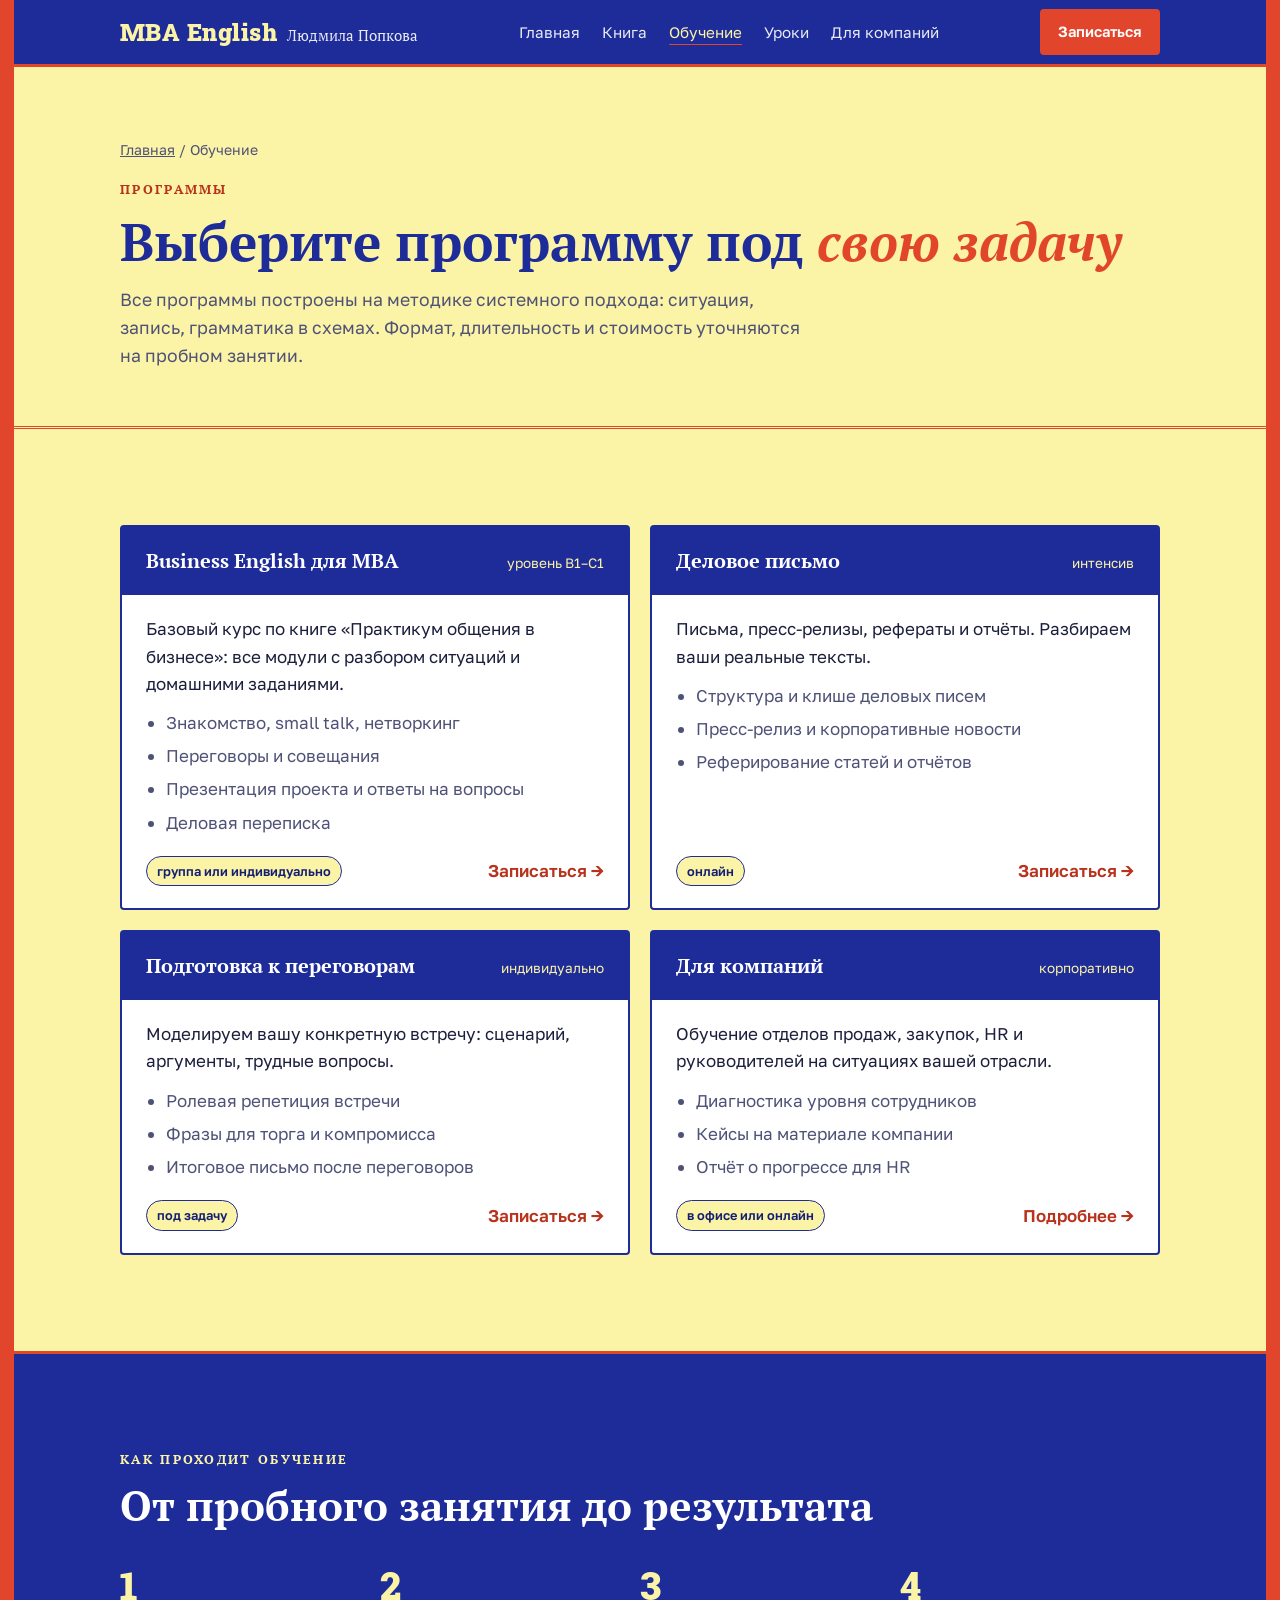
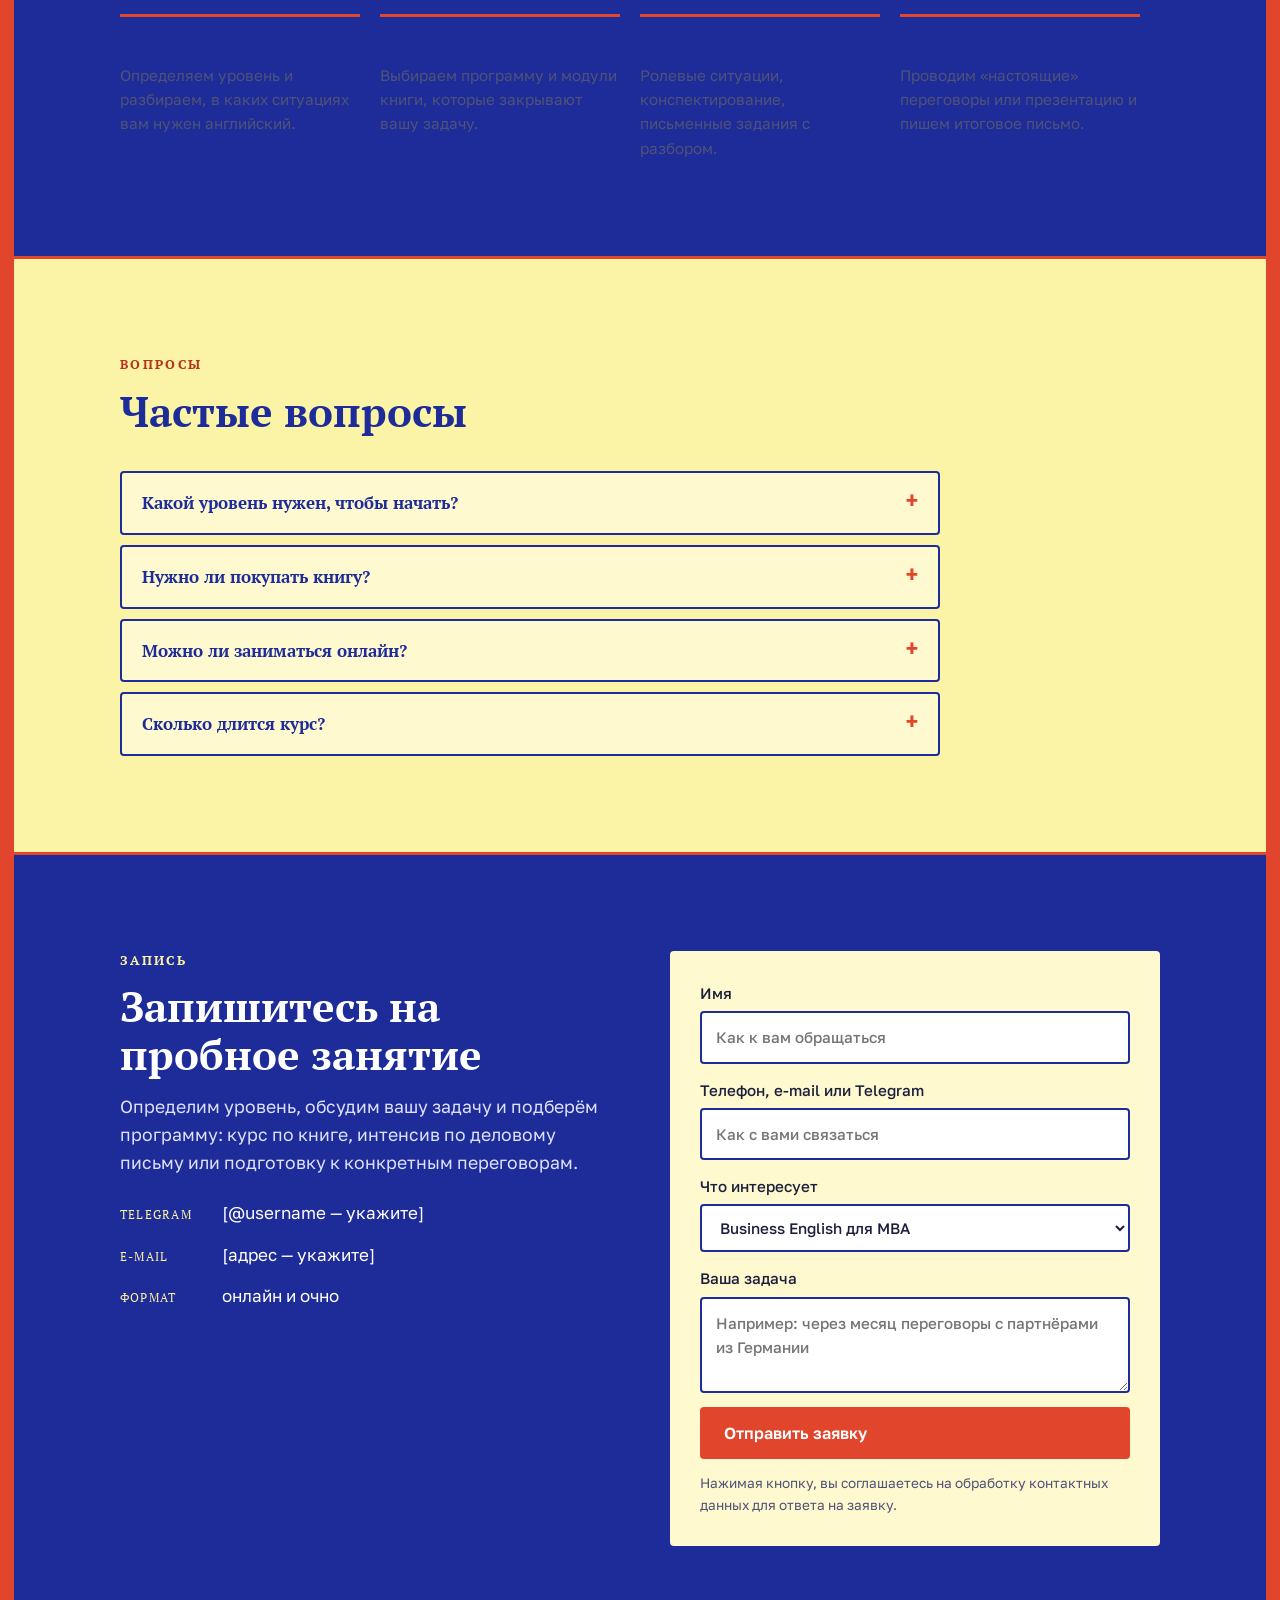
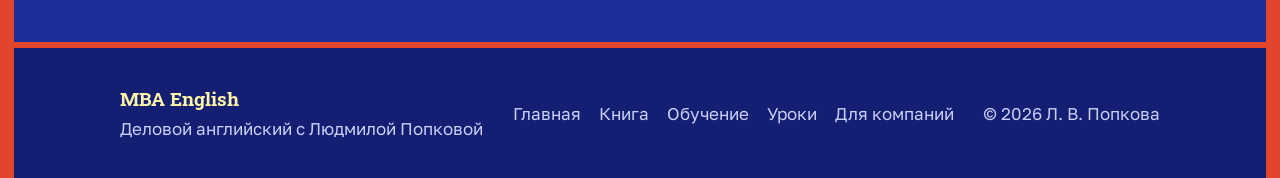
<file: obuchenie.html>
<!doctype html>
<html lang="ru">
<head>
<meta charset="utf-8">
<meta name="viewport" content="width=device-width, initial-scale=1, viewport-fit=cover">
<title>Обучение деловому английскому — MBA English</title>
<meta name="description" content="Программы Л. В. Попковой: Business English для MBA, деловое письмо, подготовка к переговорам, корпоративное обучение. Запись на пробное занятие.">
<meta name="theme-color" content="#1E2C99">
<meta property="og:type" content="website">
<meta property="og:locale" content="ru_RU">
<meta property="og:site_name" content="MBA English · Людмила Попкова">
<meta property="og:title" content="Обучение деловому английскому — MBA English">
<meta property="og:description" content="Программы Л. В. Попковой: Business English для MBA, деловое письмо, подготовка к переговорам, корпоративное обучение. Запись на пробное занятие.">
<meta property="og:image" content="https://aperevedencev-glitch.github.io/business_english/img/og-image.jpg">
<meta name="twitter:card" content="summary_large_image">
<link rel="icon" href="img/favicon.svg" type="image/svg+xml">
<link rel="apple-touch-icon" href="img/apple-touch-icon.png">
<link rel="preconnect" href="https://fonts.googleapis.com">
<link rel="preconnect" href="https://fonts.gstatic.com" crossorigin>
<link rel="stylesheet" href="https://fonts.googleapis.com/css2?family=Roboto+Slab:wght@500;800;900&family=PT+Serif:ital,wght@0,400;0,700;1,400&family=Golos+Text:wght@400;500;600&display=swap">
<link rel="stylesheet" href="css/style.css">
</head>
<body>
<a class="skip" href="#main">Перейти к содержанию</a>
<header class="top">
  <div class="wrap nav">
    <a class="logo" href="index.html"><b>MBA English</b><span>Людмила Попкова</span></a>
    <button class="burger" type="button" aria-expanded="false" aria-controls="menu">Меню</button>
    <nav class="menu" id="menu" aria-label="Разделы сайта">
      <a href="index.html">Главная</a>
      <a href="kniga.html">Книга</a>
      <a href="obuchenie.html" aria-current="page">Обучение</a>
      <a href="uroki.html">Уроки</a>
      <a href="kompanii.html">Для компаний</a>
    </nav>
    <a class="btn btn-red btn-cta" href="obuchenie.html#apply">Записаться</a>
  </div>
</header>
<main id="main">
<section class="page-hero">
  <div class="wrap">
    <div class="crumbs"><a href="index.html">Главная</a> / Обучение</div>
    <div class="eyebrow" style="margin-top:18px">Программы</div>
    <h1>Выберите программу под <em>свою задачу</em></h1>
    <p class="lead">Все программы построены на методике системного подхода: ситуация, запись, грамматика в схемах. Формат, длительность и стоимость уточняются на пробном занятии.</p>
  </div>
</section>

<section>
  <div class="wrap">
    <div class="programs">
      <article class="prog" id="mba">
        <header><h3>Business English для MBA</h3><span>уровень B1–C1</span></header>
        <div class="body"><p>Базовый курс по книге «Практикум общения в бизнесе»: все модули с разбором ситуаций и домашними заданиями.</p>
          <ul><li>Знакомство, small talk, нетворкинг</li><li>Переговоры и совещания</li><li>Презентация проекта и ответы на вопросы</li><li>Деловая переписка</li></ul></div>
        <footer><span class="chip">группа или индивидуально</span><a href="#apply">Записаться →</a></footer>
      </article>
      <article class="prog" id="writing">
        <header><h3>Деловое письмо</h3><span>интенсив</span></header>
        <div class="body"><p>Письма, пресс-релизы, рефераты и отчёты. Разбираем ваши реальные тексты.</p>
          <ul><li>Структура и клише деловых писем</li><li>Пресс-релиз и корпоративные новости</li><li>Реферирование статей и отчётов</li></ul></div>
        <footer><span class="chip">онлайн</span><a href="#apply">Записаться →</a></footer>
      </article>
      <article class="prog" id="negotiations">
        <header><h3>Подготовка к переговорам</h3><span>индивидуально</span></header>
        <div class="body"><p>Моделируем вашу конкретную встречу: сценарий, аргументы, трудные вопросы.</p>
          <ul><li>Ролевая репетиция встречи</li><li>Фразы для торга и компромисса</li><li>Итоговое письмо после переговоров</li></ul></div>
        <footer><span class="chip">под задачу</span><a href="#apply">Записаться →</a></footer>
      </article>
      <article class="prog" id="corporate">
        <header><h3>Для компаний</h3><span>корпоративно</span></header>
        <div class="body"><p>Обучение отделов продаж, закупок, HR и руководителей на ситуациях вашей отрасли.</p>
          <ul><li>Диагностика уровня сотрудников</li><li>Кейсы на материале компании</li><li>Отчёт о прогрессе для HR</li></ul></div>
        <footer><span class="chip">в офисе или онлайн</span><a href="kompanii.html">Подробнее →</a></footer>
      </article>
    </div>
  </div>
</section>

<section class="band">
  <div class="wrap">
    <div class="sec-head">
      <div class="eyebrow">Как проходит обучение</div>
      <h2>От пробного занятия до результата</h2>
    </div>
    <ol class="steps">
      <li><h3>Пробное занятие</h3><p>Определяем уровень и разбираем, в каких ситуациях вам нужен английский.</p></li>
      <li><h3>План</h3><p>Выбираем программу и модули книги, которые закрывают вашу задачу.</p></li>
      <li><h3>Занятия</h3><p>Ролевые ситуации, конспектирование, письменные задания с разбором.</p></li>
      <li><h3>Итоговая ситуация</h3><p>Проводим «настоящие» переговоры или презентацию и пишем итоговое письмо.</p></li>
    </ol>
  </div>
</section>

<section>
  <div class="wrap">
    <div class="sec-head">
      <div class="eyebrow">Вопросы</div>
      <h2>Частые вопросы</h2>
    </div>
    <div class="faq">
      <details><summary>Какой уровень нужен, чтобы начать?</summary><p>Для курса по книге — от Pre-Intermediate (A2+). Если уровень ниже, начнём с индивидуальных занятий по базовой грамматике в схемах.</p></details>
      <details><summary>Нужно ли покупать книгу?</summary><p>Для курса «Business English для MBA» книга — основной учебник, её лучше иметь. Для интенсивов материалы даются на занятиях.</p></details>
      <details><summary>Можно ли заниматься онлайн?</summary><p>Да. Все программы проходят онлайн, групповые и корпоративные занятия возможны также очно.</p></details>
      <details><summary>Сколько длится курс?</summary><p>Зависит от программы и исходного уровня. Точный план и расписание согласуем на пробном занятии.</p></details>
    </div>
  </div>
</section>

<section class="band" id="apply">
  <div class="wrap apply">
    <div>
      <div class="eyebrow">Запись</div>
      <h2 style="margin-top:12px">Запишитесь на пробное занятие</h2>
      <p class="lead" style="margin-top:14px">Определим уровень, обсудим вашу задачу и подберём программу: курс по книге, интенсив по деловому письму или подготовку к конкретным переговорам.</p>
      <div class="contacts">
          <div><span class="k">Telegram</span><span>[@username — укажите]</span></div>
          <div><span class="k">E-mail</span><span>[адрес — укажите]</span></div>
          <div><span class="k">Формат</span><span>онлайн и очно</span></div>
        </div>
    </div>
    <form class="lead-form" id="apply-form" data-endpoint="" novalidate>
        <label for="apply-form-name">Имя<input id="apply-form-name" name="name" required autocomplete="name" placeholder="Как к вам обращаться"></label>
        <label for="apply-form-contact">Телефон, e-mail или Telegram<input id="apply-form-contact" name="contact" required placeholder="Как с вами связаться"></label>
        
        <label for="apply-form-prog">Что интересует
          <select id="apply-form-prog" name="program"><option>Business English для MBA</option><option>Деловое письмо</option><option>Подготовка к переговорам</option><option>Корпоративное обучение</option><option>Пока не знаю, нужна консультация</option></select></label>
        <label for="apply-form-msg">Ваша задача<textarea id="apply-form-msg" name="message" placeholder="Например: через месяц переговоры с партнёрами из Германии"></textarea></label>
        <button class="btn btn-red" type="submit">Отправить заявку</button>
        <p class="note">Нажимая кнопку, вы соглашаетесь на обработку контактных данных для ответа на заявку.</p>
        <p class="form-msg" hidden aria-live="polite"></p>
      </form>
  </div>
</section>
</main>
<footer class="site">
  <div class="wrap">
    <div><b>MBA English</b><br><span>Деловой английский с Людмилой Попковой</span></div>
    <nav aria-label="Нижнее меню"><a href="index.html">Главная</a><a href="kniga.html">Книга</a><a href="obuchenie.html">Обучение</a><a href="uroki.html">Уроки</a><a href="kompanii.html">Для компаний</a></nav>
    <span>© 2026 Л. В. Попкова</span>
  </div>
</footer>
<script src="js/main.js"></script>
</body>
</html>
</file>
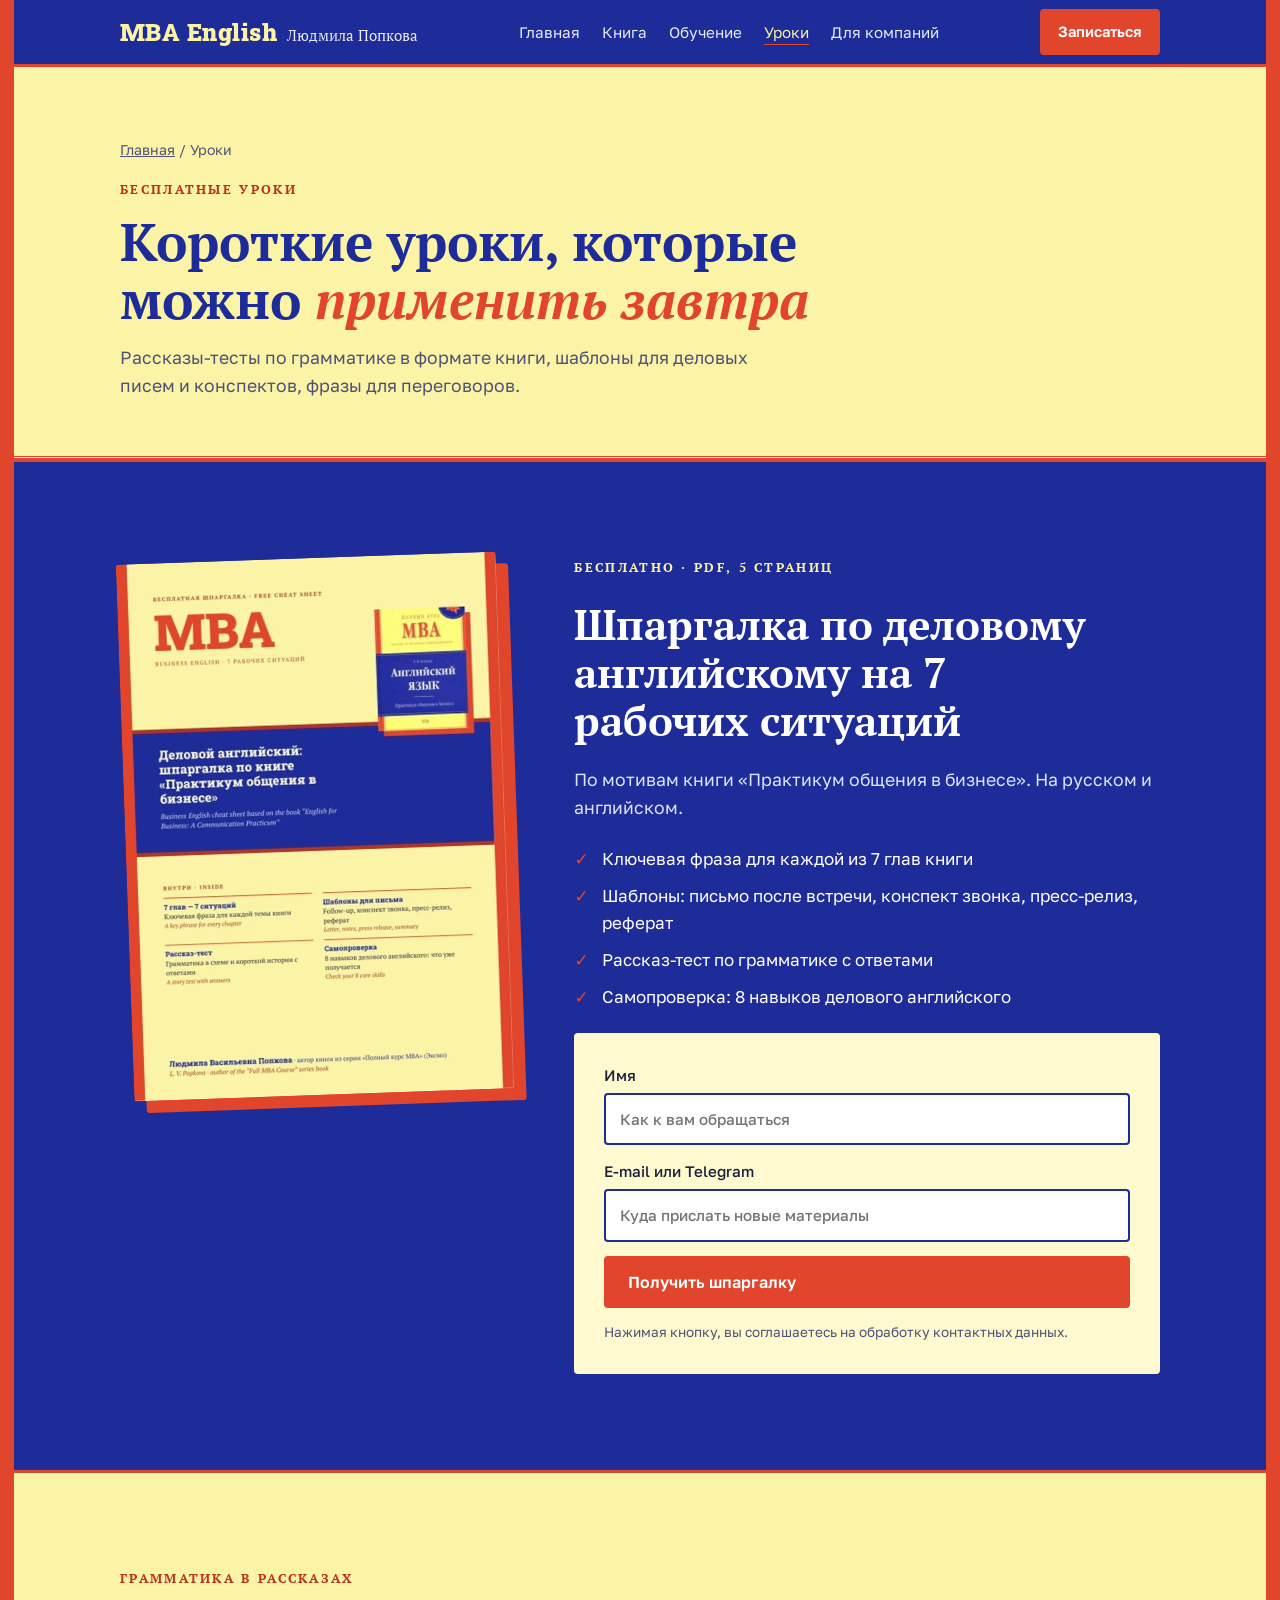
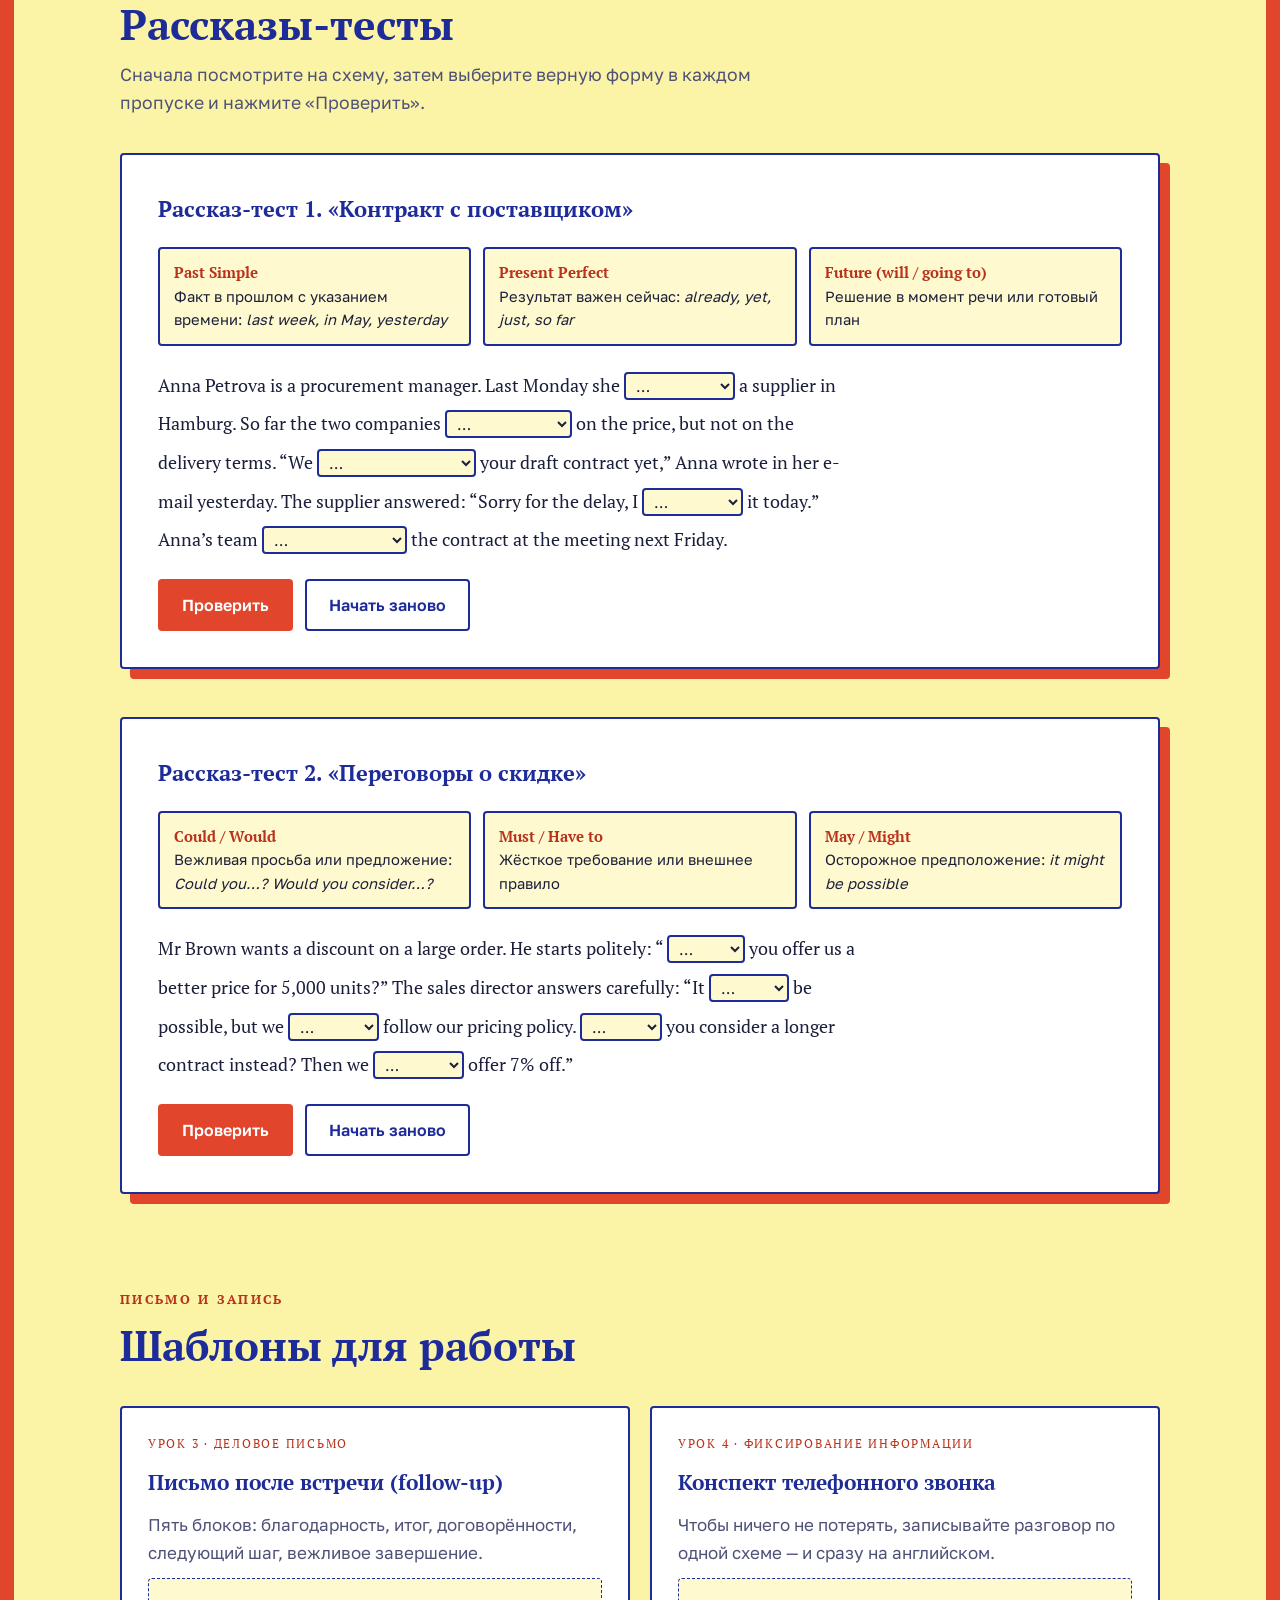
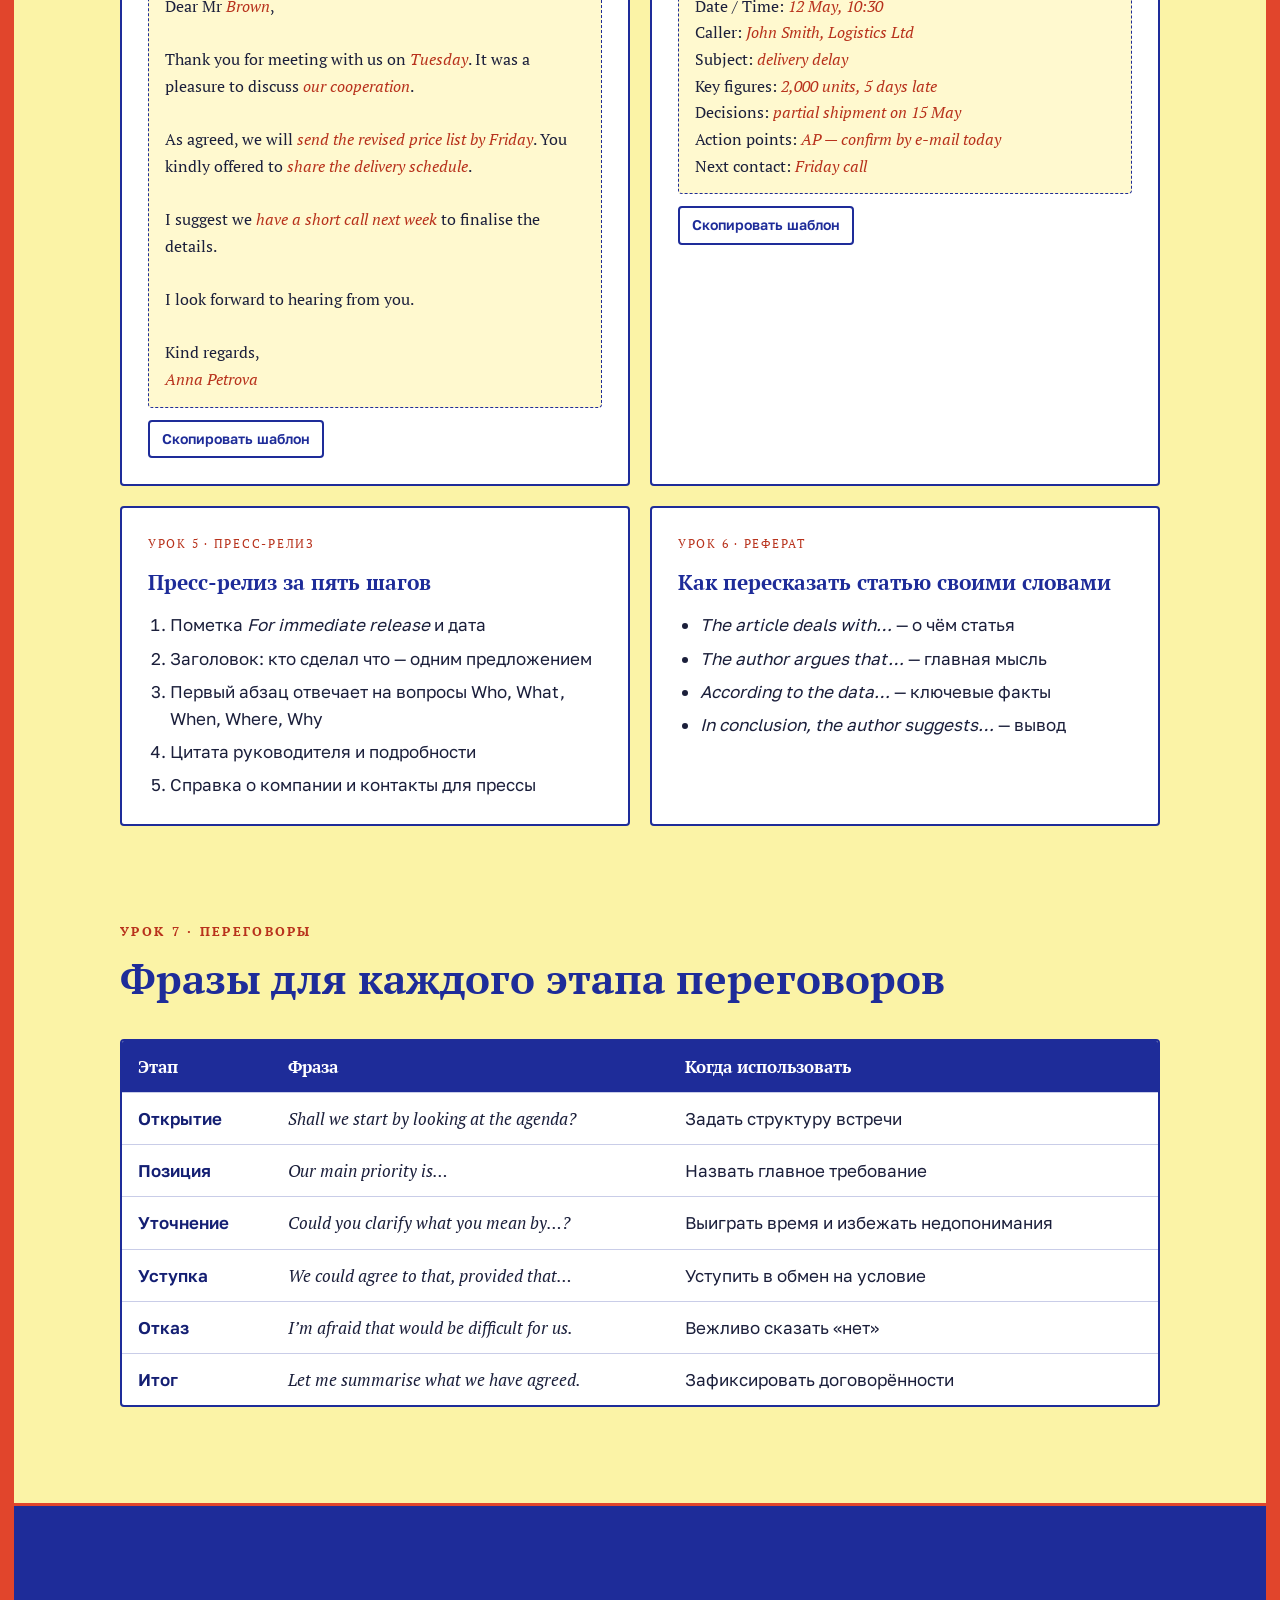
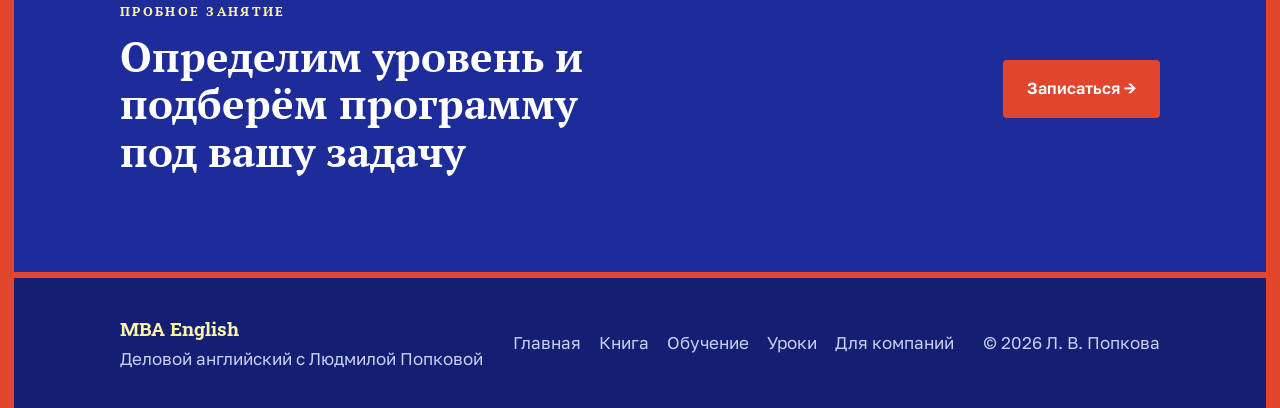
<file: uroki.html>
<!doctype html>
<html lang="ru">
<head>
<meta charset="utf-8">
<meta name="viewport" content="width=device-width, initial-scale=1, viewport-fit=cover">
<title>Бесплатные уроки делового английского — MBA English</title>
<meta name="description" content="Рассказы-тесты по грамматике, шаблон делового письма, конспект звонка и фразы для переговоров от Л. В. Попковой.">
<meta name="theme-color" content="#1E2C99">
<meta property="og:type" content="website">
<meta property="og:locale" content="ru_RU">
<meta property="og:site_name" content="MBA English · Людмила Попкова">
<meta property="og:title" content="Бесплатные уроки делового английского — MBA English">
<meta property="og:description" content="Рассказы-тесты по грамматике, шаблон делового письма, конспект звонка и фразы для переговоров от Л. В. Попковой.">
<meta property="og:image" content="https://aperevedencev-glitch.github.io/business_english/img/og-image.jpg">
<meta name="twitter:card" content="summary_large_image">
<link rel="icon" href="img/favicon.svg" type="image/svg+xml">
<link rel="apple-touch-icon" href="img/apple-touch-icon.png">
<link rel="preconnect" href="https://fonts.googleapis.com">
<link rel="preconnect" href="https://fonts.gstatic.com" crossorigin>
<link rel="stylesheet" href="https://fonts.googleapis.com/css2?family=Roboto+Slab:wght@500;800;900&family=PT+Serif:ital,wght@0,400;0,700;1,400&family=Golos+Text:wght@400;500;600&display=swap">
<link rel="stylesheet" href="css/style.css">
</head>
<body>
<a class="skip" href="#main">Перейти к содержанию</a>
<header class="top">
  <div class="wrap nav">
    <a class="logo" href="index.html"><b>MBA English</b><span>Людмила Попкова</span></a>
    <button class="burger" type="button" aria-expanded="false" aria-controls="menu">Меню</button>
    <nav class="menu" id="menu" aria-label="Разделы сайта">
      <a href="index.html">Главная</a>
      <a href="kniga.html">Книга</a>
      <a href="obuchenie.html">Обучение</a>
      <a href="uroki.html" aria-current="page">Уроки</a>
      <a href="kompanii.html">Для компаний</a>
    </nav>
    <a class="btn btn-red btn-cta" href="obuchenie.html#apply">Записаться</a>
  </div>
</header>
<main id="main">
<section class="page-hero">
  <div class="wrap">
    <div class="crumbs"><a href="index.html">Главная</a> / Уроки</div>
    <div class="eyebrow" style="margin-top:18px">Бесплатные уроки</div>
    <h1>Короткие уроки, которые можно <em>применить завтра</em></h1>
    <p class="lead">Рассказы-тесты по грамматике в формате книги, шаблоны для деловых писем и конспектов, фразы для переговоров.</p>
  </div>
</section>
<section class="band" id="shpargalka">
  <div class="wrap lm">
    <img class="lm-cover" src="img/shpargalka-cover.jpg" width="420" height="594" alt="Первая страница PDF-шпаргалки «Деловой английский: шпаргалка по книге»">
    <div class="stack">
      <div class="eyebrow">Бесплатно · PDF, 5 страниц</div>
      <h2>Шпаргалка по деловому английскому на 7 рабочих ситуаций</h2>
      <p class="lead">По мотивам книги «Практикум общения в бизнесе». На русском и английском.</p>
      <ul class="ticks">
        <li>Ключевая фраза для каждой из 7 глав книги</li>
        <li>Шаблоны: письмо после встречи, конспект звонка, пресс-релиз, реферат</li>
        <li>Рассказ-тест по грамматике с ответами</li>
        <li>Самопроверка: 8 навыков делового английского</li>
      </ul>
      <form class="lead-form" id="lm-uroki" data-endpoint="" data-reward="lm-uroki-dl" novalidate>
        <input type="hidden" name="source" value="Шпаргалка PDF">
        <label for="lm-uroki-name">Имя<input id="lm-uroki-name" name="name" required autocomplete="name" placeholder="Как к вам обращаться"></label>
        <label for="lm-uroki-contact">E-mail или Telegram<input id="lm-uroki-contact" name="contact" required placeholder="Куда прислать новые материалы"></label>
        <button class="btn btn-red" type="submit">Получить шпаргалку</button>
        <p class="note">Нажимая кнопку, вы соглашаетесь на обработку контактных данных.</p>
        <p class="form-msg" hidden aria-live="polite"></p>
        <div id="lm-uroki-dl" class="lm-dl" hidden><a class="btn btn-red" href="files/popkova-shpargalka.pdf" download>Скачать PDF · 5 страниц</a></div>
      </form>
    </div>
  </div>
</section>

<section>
  <div class="wrap">
    <div class="sec-head">
      <div class="eyebrow">Грамматика в рассказах</div>
      <h2>Рассказы-тесты</h2>
      <p class="lead">Сначала посмотрите на схему, затем выберите верную форму в каждом пропуске и нажмите «Проверить».</p>
    </div>
    <div class="tests">
      <div class="test" data-test id="test-tenses" data-next="Времена в деловой речи у вас под контролем. Следующий шаг — модальные глаголы в переговорах.">
  <h3>Рассказ-тест 1. «Контракт с поставщиком»</h3>
  <div class="scheme" aria-label="Схема: времена в деловой речи">
    <div><b>Past Simple</b>Факт в прошлом с указанием времени: <i>last week, in May, yesterday</i></div>
    <div><b>Present Perfect</b>Результат важен сейчас: <i>already, yet, just, so far</i></div>
    <div><b>Future (will / going to)</b>Решение в момент речи или готовый план</div>
  </div>
  <p class="story">Anna Petrova is a procurement manager. Last Monday she
  <select aria-label="Пропуск 1" data-answer="called" data-tip="Last Monday — точное время в прошлом: Past Simple, called."><option value="">…</option><option>has called</option><option>called</option><option>calls</option></select>
  a supplier in Hamburg. So far the two companies
  <select aria-label="Пропуск 2" data-answer="have agreed" data-tip="So far — результат на текущий момент: Present Perfect, have agreed."><option value="">…</option><option>agreed</option><option>have agreed</option><option>agree</option></select>
  on the price, but not on the delivery terms. “We
  <select aria-label="Пропуск 3" data-answer="haven’t received" data-tip="Yet в отрицании — Present Perfect: haven’t received."><option value="">…</option><option>haven’t received</option><option>didn’t receive</option><option>don’t receive</option></select>
  your draft contract yet,” Anna wrote in her e-mail yesterday. The supplier answered: “Sorry for the delay, I
  <select aria-label="Пропуск 4" data-answer="will send" data-tip="Решение, принятое в момент ответа: will send."><option value="">…</option><option>send</option><option>will send</option><option>sent</option></select>
  it today.” Anna’s team
  <select aria-label="Пропуск 5" data-answer="is going to sign" data-tip="Встреча уже запланирована на next Friday: is going to sign."><option value="">…</option><option>signed</option><option>has signed</option><option>is going to sign</option></select>
  the contract at the meeting next Friday.</p>
  <div class="row"><button class="btn btn-red js-check" type="button">Проверить</button><button class="btn btn-line js-reset" type="button">Начать заново</button><span class="result" aria-live="polite"></span></div>
  <p class="hint" hidden></p>
</div>
      <div class="test" data-test id="test-modals" data-next="Вы звучите вежливо и уверенно. Посмотрите таблицу фраз для переговоров ниже.">
  <h3>Рассказ-тест 2. «Переговоры о скидке»</h3>
  <div class="scheme" aria-label="Схема: модальные глаголы в переговорах">
    <div><b>Could / Would</b>Вежливая просьба или предложение: <i>Could you…? Would you consider…?</i></div>
    <div><b>Must / Have to</b>Жёсткое требование или внешнее правило</div>
    <div><b>May / Might</b>Осторожное предположение: <i>it might be possible</i></div>
  </div>
  <p class="story">Mr Brown wants a discount on a large order. He starts politely: “
  <select aria-label="Пропуск 1" data-answer="Could" data-tip="Вежливая просьба в начале переговоров: Could you…"><option value="">…</option><option>Must</option><option>Could</option><option>Might</option></select>
  you offer us a better price for 5,000 units?” The sales director answers carefully: “It
  <select aria-label="Пропуск 2" data-answer="might" data-tip="Осторожное предположение без обещаний: it might be possible."><option value="">…</option><option>might</option><option>must</option><option>would</option></select>
  be possible, but we
  <select aria-label="Пропуск 3" data-answer="have to" data-tip="Внешнее ограничение (политика компании): have to."><option value="">…</option><option>could</option><option>have to</option><option>may</option></select>
  follow our pricing policy.
  <select aria-label="Пропуск 4" data-answer="Would" data-tip="Вежливое предложение альтернативы: Would you consider…"><option value="">…</option><option>Would</option><option>Must</option><option>May</option></select>
  you consider a longer contract instead? Then we
  <select aria-label="Пропуск 5" data-answer="could" data-tip="Условное предложение-уступка: then we could offer…"><option value="">…</option><option>could</option><option>must</option><option>have to</option></select>
  offer 7% off.”</p>
  <div class="row"><button class="btn btn-red js-check" type="button">Проверить</button><button class="btn btn-line js-reset" type="button">Начать заново</button><span class="result" aria-live="polite"></span></div>
  <p class="hint" hidden></p>
</div>
    </div>
  </div>
</section>

<section class="tight" id="writing">
  <div class="wrap">
    <div class="sec-head">
      <div class="eyebrow">Письмо и запись</div>
      <h2>Шаблоны для работы</h2>
    </div>
    <div class="lessons">
      <div class="lesson">
        <span class="tag">Урок 3 · Деловое письмо</span>
        <h3>Письмо после встречи (follow-up)</h3>
        <p>Пять блоков: благодарность, итог, договорённости, следующий шаг, вежливое завершение.</p>
        <div class="template" id="tpl-letter">Dear Mr <i>Brown</i>,<br><br>Thank you for meeting with us on <i>Tuesday</i>. It was a pleasure to discuss <i>our cooperation</i>.<br><br>As agreed, we will <i>send the revised price list by Friday</i>. You kindly offered to <i>share the delivery schedule</i>.<br><br>I suggest we <i>have a short call next week</i> to finalise the details.<br><br>I look forward to hearing from you.<br><br>Kind regards,<br><i>Anna Petrova</i></div>
        <button class="copy" type="button" data-copy="tpl-letter">Скопировать шаблон</button>
      </div>
      <div class="lesson">
        <span class="tag">Урок 4 · Фиксирование информации</span>
        <h3>Конспект телефонного звонка</h3>
        <p>Чтобы ничего не потерять, записывайте разговор по одной схеме — и сразу на английском.</p>
        <div class="template" id="tpl-notes">Date / Time: <i>12 May, 10:30</i><br>Caller: <i>John Smith, Logistics Ltd</i><br>Subject: <i>delivery delay</i><br>Key figures: <i>2,000 units, 5 days late</i><br>Decisions: <i>partial shipment on 15 May</i><br>Action points: <i>AP — confirm by e-mail today</i><br>Next contact: <i>Friday call</i></div>
        <button class="copy" type="button" data-copy="tpl-notes">Скопировать шаблон</button>
      </div>
      <div class="lesson">
        <span class="tag">Урок 5 · Пресс-релиз</span>
        <h3>Пресс-релиз за пять шагов</h3>
        <ol>
          <li>Пометка <i>For immediate release</i> и дата</li>
          <li>Заголовок: кто сделал что — одним предложением</li>
          <li>Первый абзац отвечает на вопросы Who, What, When, Where, Why</li>
          <li>Цитата руководителя и подробности</li>
          <li>Справка о компании и контакты для прессы</li>
        </ol>
      </div>
      <div class="lesson">
        <span class="tag">Урок 6 · Реферат</span>
        <h3>Как пересказать статью своими словами</h3>
        <ul>
          <li><i>The article deals with…</i> — о чём статья</li>
          <li><i>The author argues that…</i> — главная мысль</li>
          <li><i>According to the data…</i> — ключевые факты</li>
          <li><i>In conclusion, the author suggests…</i> — вывод</li>
        </ul>
      </div>
    </div>
  </div>
</section>

<section class="tight" id="phrases">
  <div class="wrap">
    <div class="sec-head">
      <div class="eyebrow">Урок 7 · Переговоры</div>
      <h2>Фразы для каждого этапа переговоров</h2>
    </div>
    <div class="table-wrap">
      <table>
        <thead><tr><th>Этап</th><th>Фраза</th><th>Когда использовать</th></tr></thead>
        <tbody>
          <tr><td>Открытие</td><td><i>Shall we start by looking at the agenda?</i></td><td>Задать структуру встречи</td></tr>
          <tr><td>Позиция</td><td><i>Our main priority is…</i></td><td>Назвать главное требование</td></tr>
          <tr><td>Уточнение</td><td><i>Could you clarify what you mean by…?</i></td><td>Выиграть время и избежать недопонимания</td></tr>
          <tr><td>Уступка</td><td><i>We could agree to that, provided that…</i></td><td>Уступить в обмен на условие</td></tr>
          <tr><td>Отказ</td><td><i>I’m afraid that would be difficult for us.</i></td><td>Вежливо сказать «нет»</td></tr>
          <tr><td>Итог</td><td><i>Let me summarise what we have agreed.</i></td><td>Зафиксировать договорённости</td></tr>
        </tbody>
      </table>
    </div>
  </div>
</section>
<section class="band">
  <div class="wrap cta">
    <div class="stack" style="gap:10px">
      <div class="eyebrow">Пробное занятие</div>
      <h2>Определим уровень и подберём программу под вашу задачу</h2>
    </div>
    <a class="btn btn-red" href="obuchenie.html#apply">Записаться →</a>
  </div>
</section>
</main>
<footer class="site">
  <div class="wrap">
    <div><b>MBA English</b><br><span>Деловой английский с Людмилой Попковой</span></div>
    <nav aria-label="Нижнее меню"><a href="index.html">Главная</a><a href="kniga.html">Книга</a><a href="obuchenie.html">Обучение</a><a href="uroki.html">Уроки</a><a href="kompanii.html">Для компаний</a></nav>
    <span>© 2026 Л. В. Попкова</span>
  </div>
</footer>
<script src="js/main.js"></script>
</body>
</html>
</file>
<file: css/style.css>
/* MBA English — Людмила Попкова
   Layout: the book cover as a system — yellow paper field framed by red rails,
   royal-blue bands carry the key statements. Single committed light look (printed cover). */
:root{
  --paper:#FBF3A6;
  --paper-2:#FFF9CF;
  --red:#E1452C;
  --red-deep:#B8321C;
  --blue:#1E2C99;
  --blue-deep:#141F73;
  --blue-soft:#DDE2FF;
  --ink:#1B1F3B;
  --muted:#4F5277;
  --white:#FFFFFF;
  --ok:#1C7A43;
  --ok-bg:#E3F5E9;
  --bad-bg:#FDE4DE;
  --f-display:"Roboto Slab","Rockwell","Georgia",serif;
  --f-serif:"PT Serif","Georgia","Times New Roman",serif;
  --f-body:"Golos Text","Segoe UI",system-ui,sans-serif;
  color-scheme:light;
}
*{box-sizing:border-box}
html{scroll-behavior:smooth}
@media (prefers-reduced-motion:reduce){html{scroll-behavior:auto}*{transition:none!important;animation:none!important}}
body{margin:0;background:var(--paper);color:var(--ink);font-family:var(--f-body);font-size:17px;line-height:1.6;
  border-left:14px solid var(--red);border-right:14px solid var(--red)}
@media (max-width:640px){body{border-left-width:6px;border-right-width:6px;font-size:16px}}
img{max-width:100%}
a{color:var(--blue)}
:focus-visible{outline:3px solid var(--red);outline-offset:3px}
[hidden]{display:none!important}
.wrap{max-width:1120px;margin:0 auto;padding-inline:clamp(16px,4vw,40px)}
h1,h2,h3{text-wrap:balance;margin:0}
p{margin:0}
.skip{position:absolute;left:-9999px}
.skip:focus{left:16px;top:8px;z-index:50;background:var(--white);padding:8px 12px}

.eyebrow{font-family:var(--f-serif);text-transform:uppercase;letter-spacing:.18em;font-size:.8rem;color:var(--red-deep);font-weight:700}
h2{font-family:var(--f-serif);font-weight:700;font-size:clamp(1.7rem,3.4vw,2.6rem);line-height:1.15;color:var(--blue)}
.lead{font-size:1.1rem;color:var(--muted);max-width:62ch}
section{padding-block:clamp(56px,8vw,96px)}
section.tight{padding-top:0}
.sec-head{display:grid;gap:12px;margin-bottom:36px}

/* Blue band */
.band{background:var(--blue);color:var(--white);border-top:3px solid var(--red);border-bottom:3px solid var(--red)}
.band .eyebrow{color:var(--paper)}
.band h2,.band h3{color:var(--white)}
.band .lead,.band p{color:var(--blue-soft)}

/* Buttons */
.btn{display:inline-flex;align-items:center;gap:8px;font-family:var(--f-body);font-weight:600;font-size:1rem;padding:14px 22px;border-radius:4px;text-decoration:none;border:2px solid transparent;cursor:pointer;transition:transform .15s,background .15s}
.btn:hover{transform:translateY(-2px)}
.btn-red{background:var(--red);color:var(--white)}
.btn-red:hover{background:var(--red-deep)}
.btn-line{border-color:var(--blue);color:var(--blue);background:transparent}
.band .btn-line{border-color:var(--paper);color:var(--paper)}
.actions{display:flex;flex-wrap:wrap;gap:12px;margin-top:28px}

/* Header */
header.top{position:sticky;top:env(safe-area-inset-top,0px);z-index:20;background:var(--blue);color:var(--white);border-bottom:3px solid var(--red)}
.nav{display:flex;align-items:center;justify-content:space-between;gap:16px;min-height:64px}
.logo{display:flex;align-items:baseline;gap:10px;color:var(--white);text-decoration:none;flex-wrap:wrap}
.logo b{font-family:var(--f-display);font-weight:900;font-size:1.5rem;color:var(--paper);letter-spacing:.02em}
.logo span{font-family:var(--f-serif);font-size:.95rem;opacity:.9}
.menu{display:flex;gap:22px;align-items:center}
.menu a{color:var(--white);text-decoration:none;font-size:.95rem;opacity:.9;text-underline-offset:6px;text-decoration-thickness:2px}
.menu a:hover,.menu a[aria-current="page"]{opacity:1;text-decoration:underline;text-decoration-color:var(--red)}
.menu a[aria-current="page"]{color:var(--paper)}
.nav .btn{padding:9px 16px;font-size:.92rem}
.burger{display:none;background:transparent;border:2px solid var(--paper);color:var(--paper);border-radius:4px;padding:8px 12px;font:inherit;font-weight:600;cursor:pointer}
@media (max-width:900px){
  .burger{display:inline-flex}
  .nav{flex-wrap:wrap}
  .menu{display:none;order:3;width:100%;flex-direction:column;align-items:flex-start;gap:14px;padding-block:8px 18px}
  .menu.open{display:flex}
  .nav .btn-cta{display:none}
}

/* Hero (home) */
.hero{padding-block:clamp(40px,6vw,72px) 0}
.hero-grid{display:grid;grid-template-columns:1.25fr .75fr;gap:clamp(24px,5vw,64px);align-items:center}
.hero-grid>*{min-width:0}
.kicker{font-family:var(--f-serif);letter-spacing:.2em;text-transform:uppercase;color:var(--red);font-size:1rem;font-weight:700}
.mba{font-family:var(--f-display);font-weight:900;color:var(--red);font-size:clamp(3.4rem,10vw,7.4rem);line-height:.95;letter-spacing:.01em;
  text-shadow:3px 3px 0 var(--paper-2),5px 5px 0 var(--red-deep)}
.mba-sub{font-family:var(--f-serif);letter-spacing:.14em;text-transform:uppercase;color:var(--red-deep);font-size:.85rem;margin-top:10px}
.hero h1{font-family:var(--f-serif);font-weight:700;font-size:clamp(1.6rem,3.2vw,2.35rem);line-height:1.2;color:var(--blue);margin-top:26px}
.hero h1 em{color:var(--red);font-style:italic}
.hero p.intro{margin-top:16px;max-width:58ch;color:var(--muted);font-size:1.08rem}
.cover{position:relative;justify-self:center;max-width:340px;width:100%}
.cover img{display:block;width:100%;height:auto;border-radius:3px;box-shadow:0 2px 0 var(--red-deep),14px 18px 0 -2px var(--blue),0 30px 50px -20px rgba(20,31,115,.5);transform:rotate(2deg)}
.seal{position:absolute;top:-18px;left:-22px;width:104px;height:104px;border-radius:50%;background:var(--blue);color:var(--paper);display:grid;place-items:center;text-align:center;
  font-family:var(--f-serif);font-size:.72rem;line-height:1.2;text-transform:uppercase;letter-spacing:.06em;
  box-shadow:0 0 0 4px var(--paper),0 0 0 6px var(--blue);transform:rotate(-10deg)}
.seal b{display:block;font-family:var(--f-display);font-size:1.25rem;letter-spacing:0}
@media (max-width:820px){.hero-grid{grid-template-columns:1fr}.cover{max-width:260px;order:-1}.seal{left:-10px}}

/* Page hero (inner pages) */
.page-hero{padding-block:clamp(40px,6vw,72px) clamp(32px,5vw,56px);border-bottom:3px double var(--red)}
.page-hero h1{font-family:var(--f-serif);font-weight:700;font-size:clamp(2rem,4.6vw,3.3rem);line-height:1.1;color:var(--blue);margin-top:12px}
.page-hero h1 em{color:var(--red)}
.page-hero .lead{margin-top:16px}
.crumbs{font-size:.88rem;color:var(--muted)}
.crumbs a{color:var(--muted)}

/* Stats */
.stats{margin-top:clamp(40px,6vw,64px);background:var(--blue);color:var(--white);border-top:3px solid var(--red);border-bottom:3px solid var(--red)}
.stats .wrap{display:grid;grid-template-columns:repeat(4,1fr)}
.stat{padding:26px 18px;border-left:1px solid rgba(255,255,255,.18);display:grid;gap:4px}
.stat:first-child{border-left:0}
.stat b{font-family:var(--f-display);font-weight:800;font-size:2.2rem;color:var(--paper);line-height:1;font-variant-numeric:tabular-nums}
.stat span{font-size:.92rem;color:var(--blue-soft)}
@media (max-width:720px){.stats .wrap{grid-template-columns:1fr 1fr}.stat:nth-child(3){border-left:0}.stat:nth-child(n+3){border-top:1px solid rgba(255,255,255,.18)}}

/* Door cards */
.doors{display:grid;grid-template-columns:repeat(3,1fr);gap:20px}
.door{background:var(--paper-2);border:2px solid var(--blue);border-radius:4px;padding:26px;display:flex;flex-direction:column;gap:12px;text-decoration:none;color:var(--ink);transition:transform .15s,box-shadow .15s}
.door:hover{transform:translateY(-3px);box-shadow:6px 6px 0 var(--red)}
.door h3{font-family:var(--f-serif);font-size:1.35rem;color:var(--blue)}
.door .go{margin-top:auto;color:var(--red-deep);font-weight:600}
.door .tag{font-family:var(--f-serif);font-size:.78rem;letter-spacing:.14em;text-transform:uppercase;color:var(--red-deep)}
@media (max-width:860px){.doors{grid-template-columns:1fr}}

/* Split layout (text + aside) */
.split{display:grid;grid-template-columns:.85fr 1.15fr;gap:clamp(24px,5vw,60px);align-items:start}
.split>*{min-width:0}
@media (max-width:820px){.split{grid-template-columns:1fr}}
blockquote.annot{margin:0;font-family:var(--f-serif);font-size:1.22rem;line-height:1.55;border-left:4px solid var(--red);padding-left:22px}
.band blockquote.annot{color:var(--white)}
.meta{border-top:1px solid rgba(255,255,255,.25)}
.meta div{display:grid;grid-template-columns:130px 1fr;gap:12px;padding:12px 0;border-bottom:1px solid rgba(255,255,255,.25);font-size:.95rem}
.meta .k{color:var(--paper);font-family:var(--f-serif);text-transform:uppercase;letter-spacing:.1em;font-size:.78rem;padding-top:3px}
.band .meta span{color:var(--white)}
@media (max-width:480px){.meta div{grid-template-columns:1fr;gap:2px}}
.stack{display:grid;gap:22px}

/* Pillars */
.pillars{display:grid;grid-template-columns:repeat(3,1fr);border:2px solid var(--blue);border-radius:4px;overflow:hidden;background:var(--paper-2)}
.pillar{padding:28px;display:grid;gap:10px;align-content:start;border-left:2px solid var(--blue)}
.pillar:first-child{border-left:0}
.pillar .big{font-family:var(--f-display);font-weight:800;color:var(--red);font-size:1.7rem;line-height:1.1}
.pillar h3{font-family:var(--f-serif);color:var(--blue);font-size:1.25rem}
.pillar p{color:var(--muted)}
@media (max-width:860px){.pillars{grid-template-columns:1fr}.pillar{border-left:0;border-top:2px solid var(--blue)}.pillar:first-child{border-top:0}}

/* Compare */
.compare{display:grid;grid-template-columns:1fr 1fr;gap:20px}
.col{border-radius:4px;padding:28px;display:grid;gap:14px;align-content:start}
.col.plain{background:var(--paper-2);border:2px dashed var(--muted)}
.col.sys{background:var(--white);border:2px solid var(--red);box-shadow:8px 8px 0 var(--blue)}
.col h3{font-family:var(--f-serif);font-size:1.3rem;color:var(--blue)}
.ticks{margin:0;padding:0;list-style:none;display:grid;gap:10px}
.ticks li{padding-left:28px;position:relative}
.ticks li::before{content:"✓";position:absolute;left:0;color:var(--red);font-weight:700}
.dashes li::before{content:"—";color:var(--muted);font-weight:400}
@media (max-width:760px){.compare{grid-template-columns:1fr}}

/* Programs */
.programs{display:grid;grid-template-columns:repeat(2,1fr);gap:20px}
.prog{background:var(--white);border:2px solid var(--blue);border-radius:4px;display:grid;grid-template-rows:auto 1fr auto}
.prog header{background:var(--blue);color:var(--white);padding:18px 24px;display:flex;justify-content:space-between;gap:12px;align-items:baseline;flex-wrap:wrap}
.prog header h3{font-family:var(--f-serif);font-size:1.25rem;color:var(--white)}
.prog header span{font-size:.85rem;color:var(--paper)}
.prog .body{padding:20px 24px;display:grid;gap:12px;align-content:start}
.prog ul{margin:0;padding-left:20px;display:grid;gap:6px;color:var(--muted)}
.prog footer{padding:0 24px 22px;display:flex;justify-content:space-between;align-items:center;gap:12px;flex-wrap:wrap}
.prog footer a{color:var(--red-deep);font-weight:600;text-decoration:none}
.chip{display:inline-block;font-size:.8rem;padding:4px 10px;border-radius:99px;background:var(--paper);color:var(--blue-deep);font-weight:600;border:1px solid var(--blue)}
@media (max-width:760px){.programs{grid-template-columns:1fr}}

/* Steps (real sequence) */
.steps{display:grid;grid-template-columns:repeat(4,1fr);gap:0;counter-reset:s;list-style:none;margin:0;padding:0}
.steps li{counter-increment:s;padding:0 20px 0 0;display:grid;gap:8px;align-content:start}
.steps li::before{content:counter(s);font-family:var(--f-display);font-weight:900;font-size:2.4rem;color:var(--red);line-height:1;border-bottom:3px solid var(--blue);padding-bottom:10px}
.steps h3{font-family:var(--f-serif);color:var(--blue);font-size:1.15rem}
.steps p{color:var(--muted);font-size:.95rem}
.band .steps li::before{color:var(--paper);border-color:var(--red)}
@media (max-width:860px){.steps{grid-template-columns:1fr 1fr;row-gap:28px}}
@media (max-width:480px){.steps{grid-template-columns:1fr}}

/* FAQ */
.faq{display:grid;gap:10px;max-width:820px}
.faq details{background:var(--paper-2);border:2px solid var(--blue);border-radius:4px;padding:0 20px}
.faq summary{cursor:pointer;padding:16px 0;font-family:var(--f-serif);font-weight:700;color:var(--blue);font-size:1.08rem;list-style:none;display:flex;justify-content:space-between;gap:16px}
.faq summary::-webkit-details-marker{display:none}
.faq summary::after{content:"+";color:var(--red);font-family:var(--f-display);font-size:1.4rem;line-height:1}
.faq details[open] summary::after{content:"–"}
.faq details p{padding-bottom:18px;color:var(--muted)}

/* Tests */
.test{background:var(--white);border:2px solid var(--blue);border-radius:4px;padding:clamp(20px,4vw,36px);display:grid;gap:20px;box-shadow:10px 10px 0 var(--red)}
.test h3{font-family:var(--f-serif);color:var(--blue);font-size:1.4rem}
.test .story{font-family:var(--f-serif);font-size:1.15rem;line-height:2.1;max-width:70ch}
.test select{font:inherit;font-family:var(--f-body);font-size:.95rem;padding:2px 6px;border:2px solid var(--blue);border-radius:4px;background:var(--paper-2);color:var(--ink);max-width:100%}
.test select.ok{border-color:var(--ok);background:var(--ok-bg)}
.test select.bad{border-color:var(--red);background:var(--bad-bg)}
.test .row{display:flex;gap:12px;flex-wrap:wrap;align-items:center}
.result{font-weight:600;color:var(--blue)}
.hint{font-size:.92rem;color:var(--muted);border-top:1px dashed var(--muted);padding-top:14px}
.scheme{display:grid;grid-template-columns:repeat(3,1fr);gap:12px}
.scheme div{border:2px solid var(--blue);border-radius:4px;padding:12px 14px;background:var(--paper-2);font-size:.92rem}
.scheme b{display:block;font-family:var(--f-serif);color:var(--red-deep)}
@media (max-width:700px){.scheme{grid-template-columns:1fr}}
.tests{display:grid;gap:48px}

/* Lesson cards */
.lessons{display:grid;grid-template-columns:repeat(2,1fr);gap:20px}
.lesson{background:var(--white);border:2px solid var(--blue);border-radius:4px;padding:26px;display:grid;gap:12px;align-content:start}
.lesson .tag{font-family:var(--f-serif);font-size:.78rem;letter-spacing:.14em;text-transform:uppercase;color:var(--red-deep)}
.lesson h3{font-family:var(--f-serif);color:var(--blue);font-size:1.3rem}
.lesson p{color:var(--muted)}
.lesson ol,.lesson ul{margin:0;padding-left:22px;display:grid;gap:6px}
.template{background:var(--paper-2);border:1px dashed var(--blue);border-radius:4px;padding:14px 16px;font-family:var(--f-serif);font-size:.98rem;line-height:1.7;overflow-x:auto}
.template i{color:var(--red-deep)}
.copy{justify-self:start;background:transparent;border:2px solid var(--blue);color:var(--blue);border-radius:4px;padding:6px 12px;font:inherit;font-size:.88rem;font-weight:600;cursor:pointer}
@media (max-width:760px){.lessons{grid-template-columns:1fr}}

/* Phrase table */
.table-wrap{overflow-x:auto;border:2px solid var(--blue);border-radius:4px;background:var(--white)}
table{border-collapse:collapse;width:100%;min-width:560px}
th,td{text-align:left;padding:12px 16px;border-bottom:1px solid #C9CDE8;vertical-align:top}
th{background:var(--blue);color:var(--white);font-family:var(--f-serif);font-weight:700}
td:first-child{font-weight:600;color:var(--blue-deep);white-space:nowrap}
td i{font-family:var(--f-serif)}
tr:last-child td{border-bottom:0}

/* Genres */
.genres{display:grid;grid-template-columns:repeat(4,1fr);gap:16px}
.genre{border-top:4px solid var(--red);padding-top:14px;display:grid;gap:6px}
.genre h3{font-family:var(--f-serif);font-size:1.15rem}
.genre p{font-size:.95rem}
.genre code{font-family:var(--f-serif);font-style:italic;font-size:.95rem;color:var(--paper)}
@media (max-width:860px){.genres{grid-template-columns:1fr 1fr}}
@media (max-width:480px){.genres{grid-template-columns:1fr}}

/* Checklist */
.checklist{list-style:none;margin:0;padding:0;display:grid;gap:12px;counter-reset:c}
.checklist li{counter-increment:c;display:grid;grid-template-columns:48px 1fr;gap:16px;align-items:start;background:var(--white);border:2px solid var(--blue);border-radius:4px;padding:16px 20px}
.checklist li::before{content:counter(c);font-family:var(--f-display);font-weight:900;font-size:1.8rem;color:var(--red);line-height:1}
.checklist b{display:block;font-family:var(--f-serif);color:var(--blue);font-size:1.08rem}
.checklist span{color:var(--muted)}

/* Reviews */
.reviews{display:grid;grid-template-columns:repeat(3,1fr);gap:20px}
.review{background:var(--paper-2);border-left:4px solid var(--blue);padding:22px;display:grid;gap:14px}
.review p{font-family:var(--f-serif);font-style:italic;color:var(--muted)}
.review small{font-weight:600;color:var(--blue)}
@media (max-width:860px){.reviews{grid-template-columns:1fr}}

/* About */
.about{display:grid;grid-template-columns:1.1fr .9fr;gap:clamp(24px,5vw,60px);align-items:center}
.about>*{min-width:0}
.about p+p{margin-top:14px}
.monogram{aspect-ratio:1;max-width:320px;width:100%;justify-self:center;border-radius:50%;background:var(--blue);display:grid;place-items:center;box-shadow:0 0 0 8px var(--paper),0 0 0 12px var(--red)}
.monogram span{font-family:var(--f-display);font-weight:900;color:var(--paper);font-size:clamp(4rem,10vw,6.5rem);text-shadow:4px 4px 0 var(--red)}
@media (max-width:820px){.about{grid-template-columns:1fr}.monogram{max-width:220px}}

/* Forms */
.apply{display:grid;grid-template-columns:1fr 1fr;gap:clamp(24px,5vw,60px);align-items:start}
.apply>*{min-width:0}
form.lead-form{display:grid;gap:14px;background:var(--paper-2);color:var(--ink);border-radius:4px;padding:clamp(20px,3vw,30px)}
form.lead-form label{display:grid;gap:6px;font-weight:500;font-size:.95rem;color:var(--ink)}
form.lead-form input,form.lead-form textarea,form.lead-form select{font:inherit;padding:12px 14px;border:2px solid var(--blue);border-radius:4px;background:var(--white);color:var(--ink);width:100%}
form.lead-form textarea{min-height:96px;resize:vertical}
form.lead-form .note{font-size:.85rem;color:var(--muted)}
.form-msg{background:var(--white);border:2px solid var(--ok);color:#14532D;padding:12px 14px;border-radius:4px}
.form-msg.err{border-color:var(--red);color:var(--red-deep)}
.contacts{display:grid;gap:14px;margin-top:22px}
.contacts div{display:flex;gap:12px;align-items:baseline;flex-wrap:wrap}
.contacts .k{font-family:var(--f-serif);text-transform:uppercase;letter-spacing:.1em;font-size:.78rem;color:var(--paper);min-width:90px}
@media (max-width:820px){.apply{grid-template-columns:1fr}}

/* CTA strip */
.cta{display:flex;justify-content:space-between;align-items:center;gap:24px;flex-wrap:wrap}
.cta h2{max-width:24ch}

/* Footer */
footer.site{background:var(--blue-deep);color:#C9CFF5;padding-block:36px;border-top:3px solid var(--red)}
footer.site .wrap{display:flex;justify-content:space-between;gap:20px;flex-wrap:wrap;align-items:center}
footer.site b{font-family:var(--f-display);color:var(--paper);font-size:1.2rem}
footer.site nav{display:flex;gap:18px;flex-wrap:wrap}
footer.site a{color:#C9CFF5;text-decoration:none}
footer.site a:hover{color:var(--white)}

/* 404 */
.nf{text-align:center;padding-block:clamp(64px,10vw,120px)}
.nf .mba{font-size:clamp(5rem,16vw,10rem)}
.nf .actions{justify-content:center}

/* Lead magnet (шпаргалка) */
.lm{display:grid;grid-template-columns:.8fr 1.2fr;gap:clamp(24px,5vw,64px);align-items:start}
.lm>*{min-width:0}
.lm-cover{width:100%;max-width:380px;height:auto;justify-self:center;border-radius:3px;box-shadow:12px 12px 0 var(--red);transform:rotate(-2deg);background:var(--paper)}
.band .ticks li{color:var(--white)}
.lm-light{background:var(--paper-2);border-top:3px double var(--red);border-bottom:3px double var(--red)}
.lm-light .lm-cover{box-shadow:12px 12px 0 var(--blue)}
.lm-light form.lead-form{background:var(--white);border:2px solid var(--blue)}
.lm-dl{display:flex}
@media (max-width:820px){.lm{grid-template-columns:1fr}.lm-cover{max-width:260px}}

/* Portrait (Об авторе) */
.portrait{margin:0;justify-self:center;width:100%;max-width:380px;display:grid;gap:14px}
.portrait picture{display:block;position:relative;padding-top:28px;background:
  radial-gradient(circle at 50% 42%, var(--blue) 0 62%, transparent 62.2%);
  border-radius:200px 200px 6px 6px;background-color:var(--blue);
  box-shadow:0 0 0 6px var(--paper),0 0 0 10px var(--red);overflow:hidden}
.portrait img{display:block;width:100%;height:auto}
.portrait figcaption{font-family:var(--f-serif);font-size:.9rem;color:var(--muted);text-align:center}
@media (max-width:820px){.portrait{max-width:280px}}
</file>
